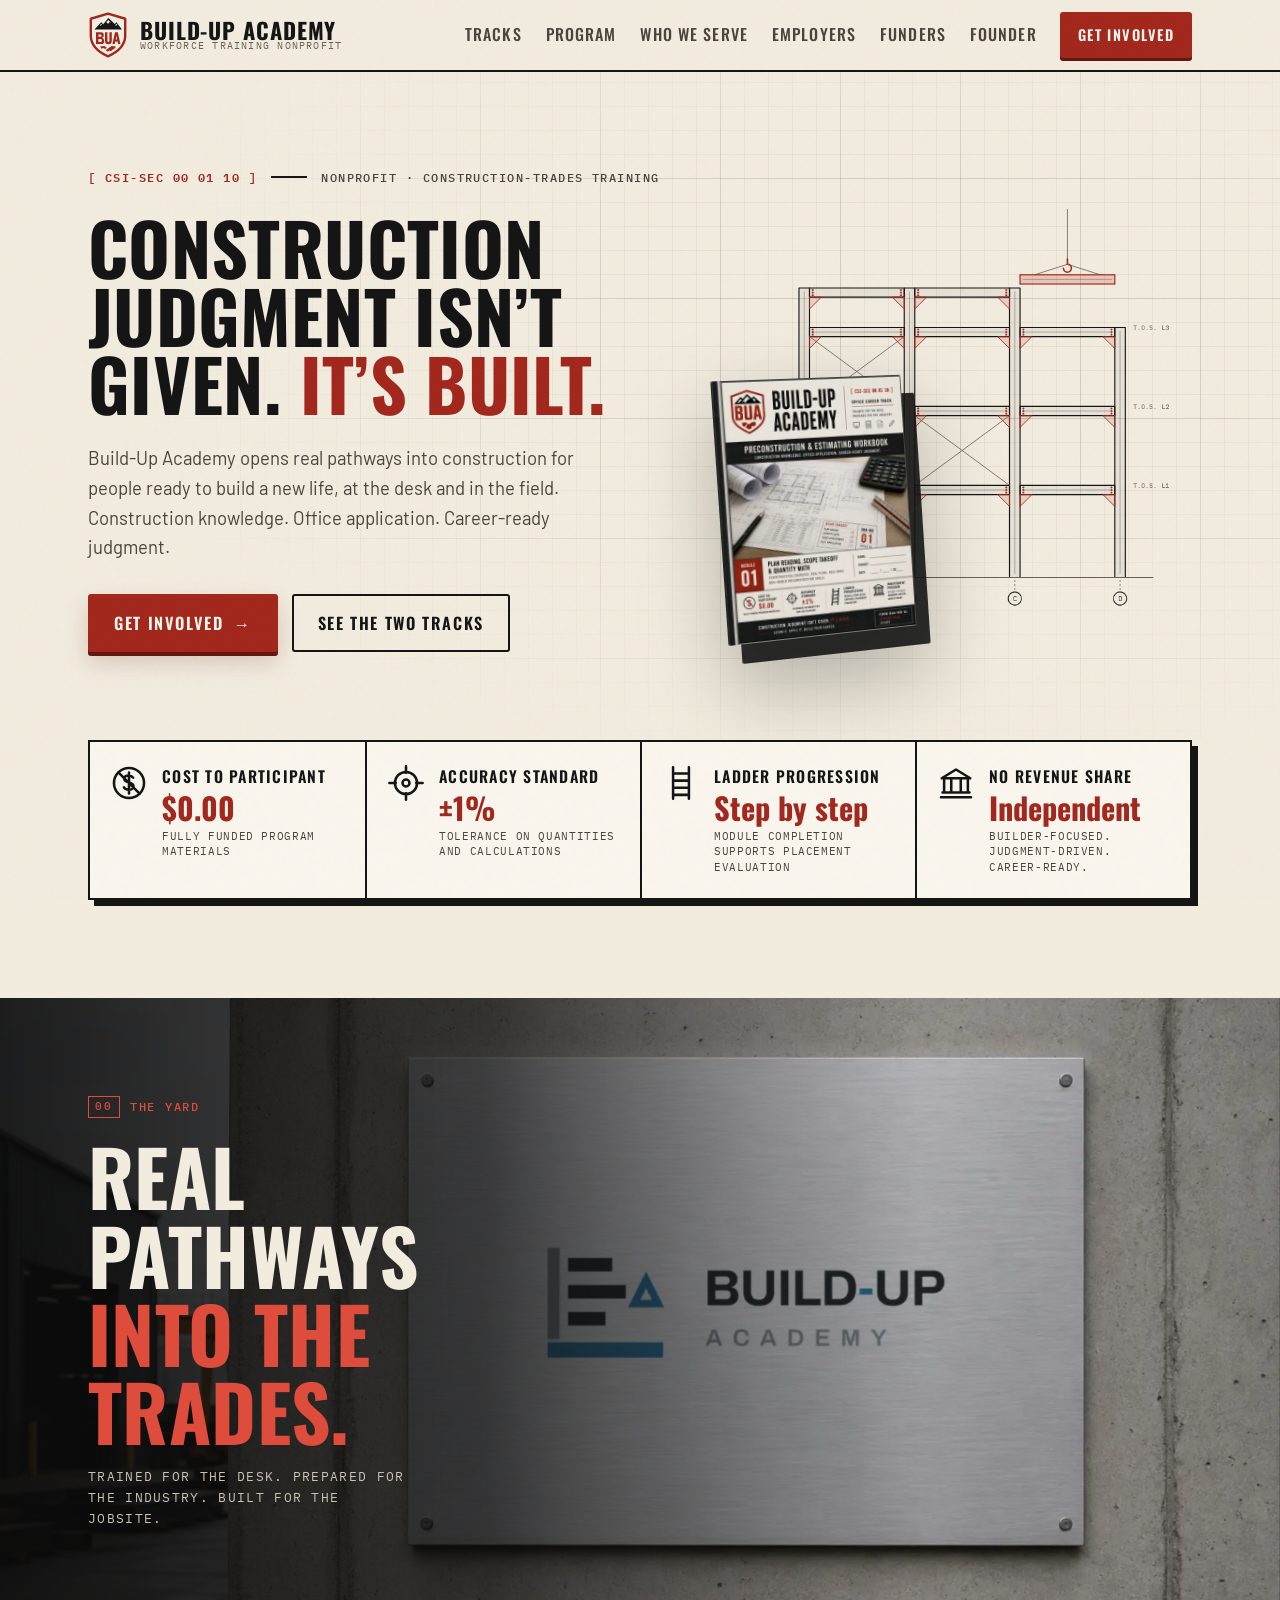
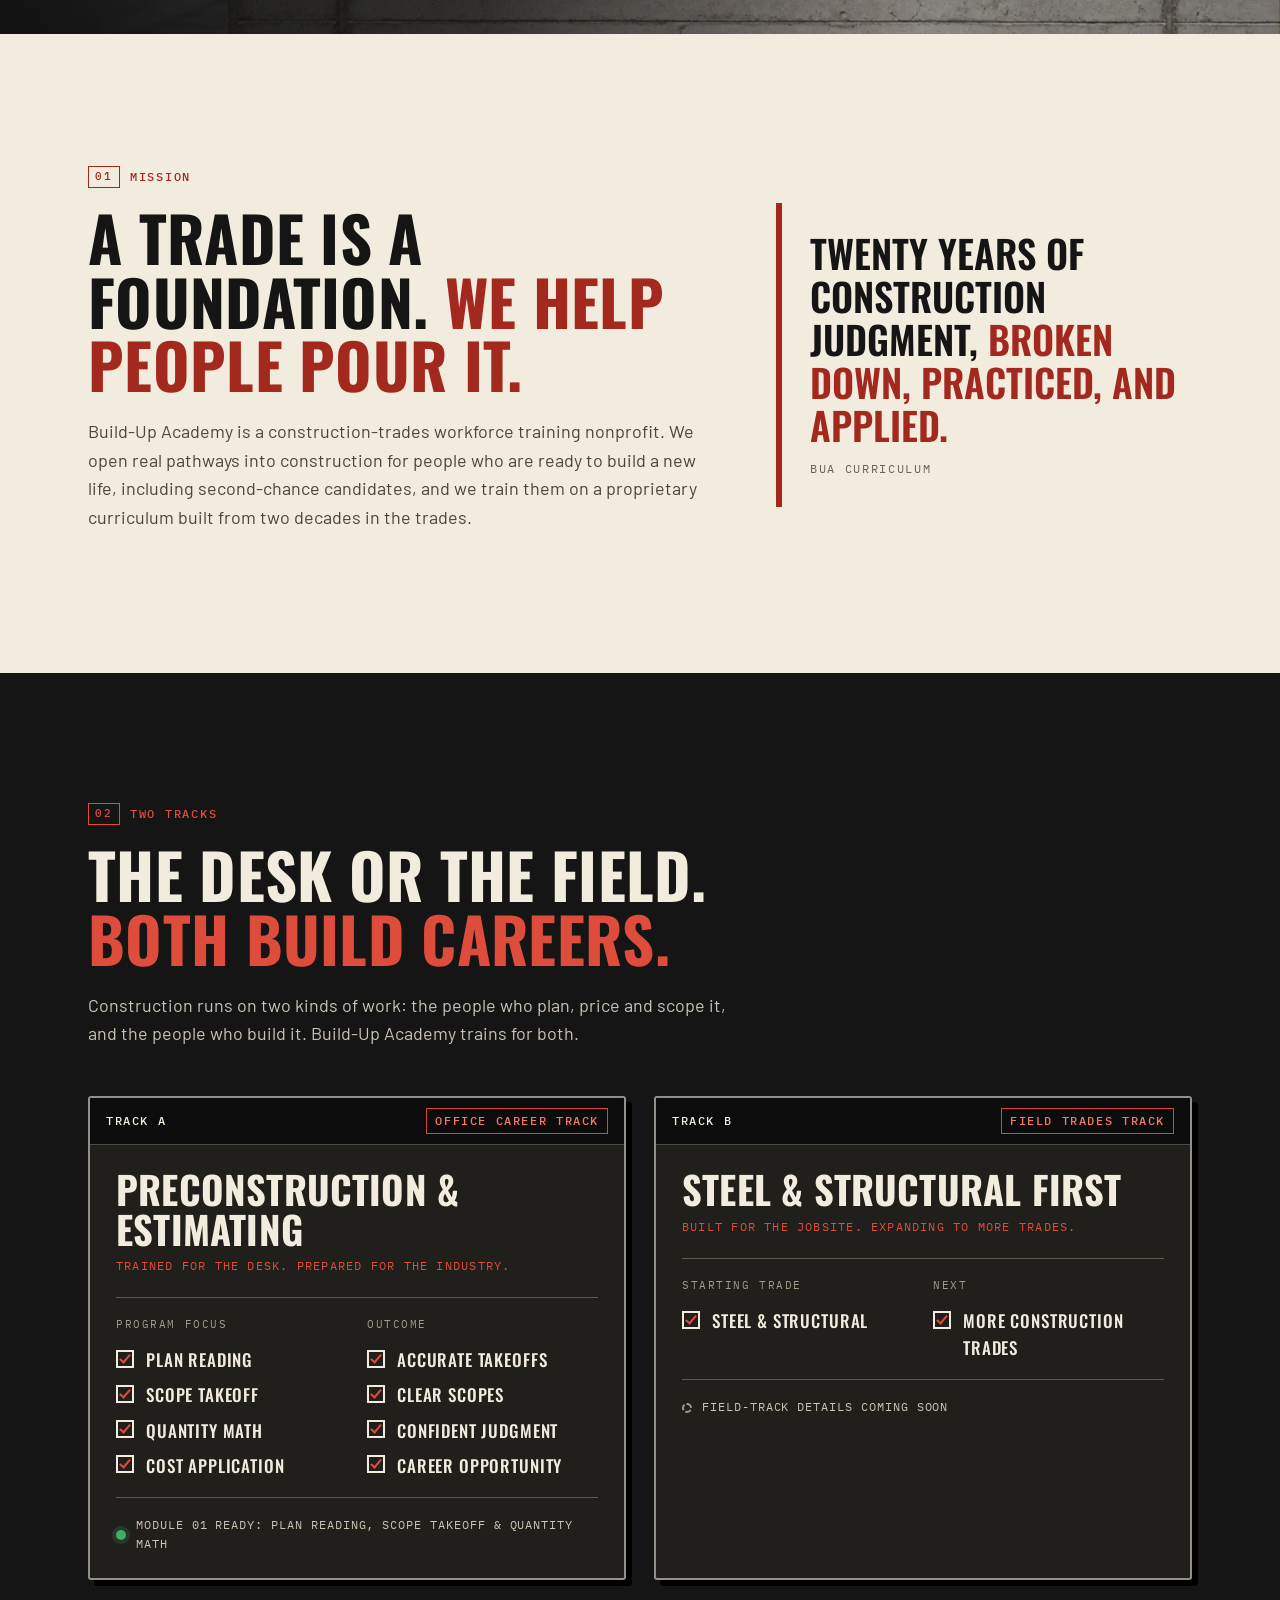
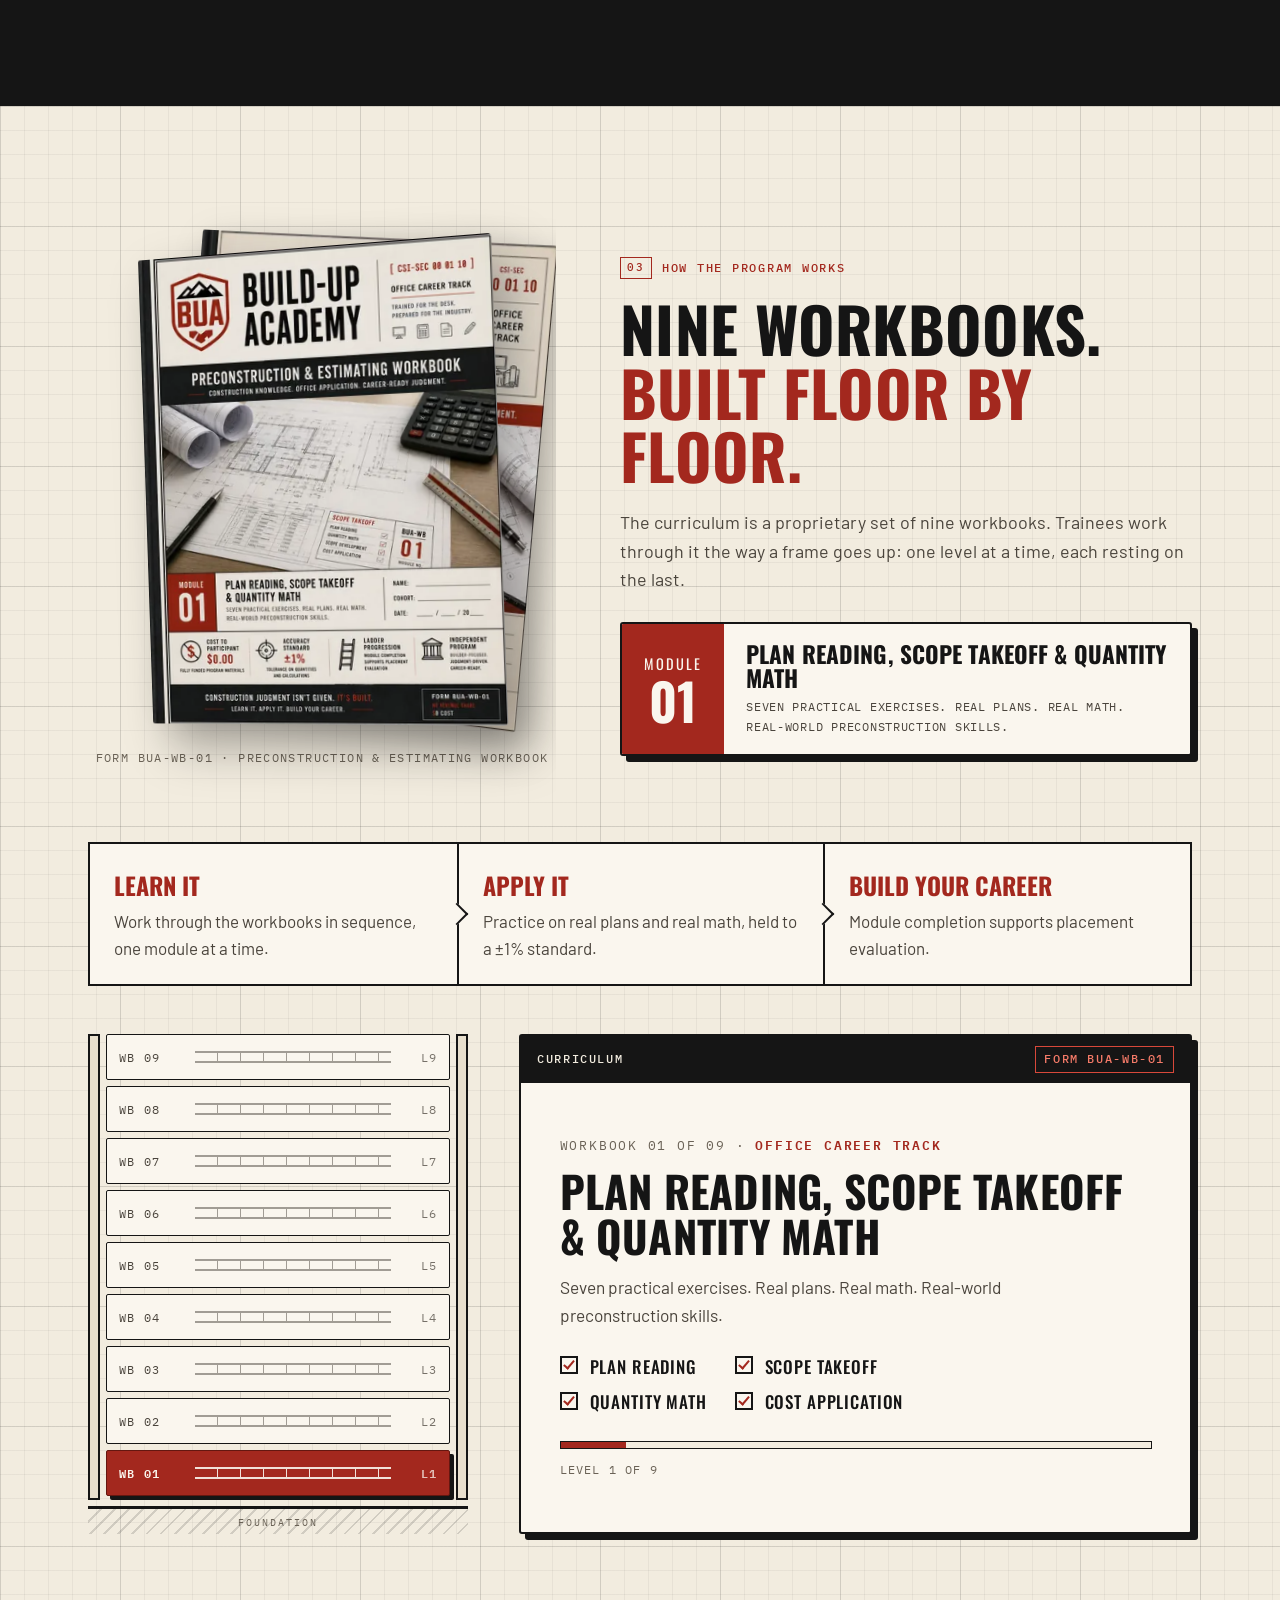
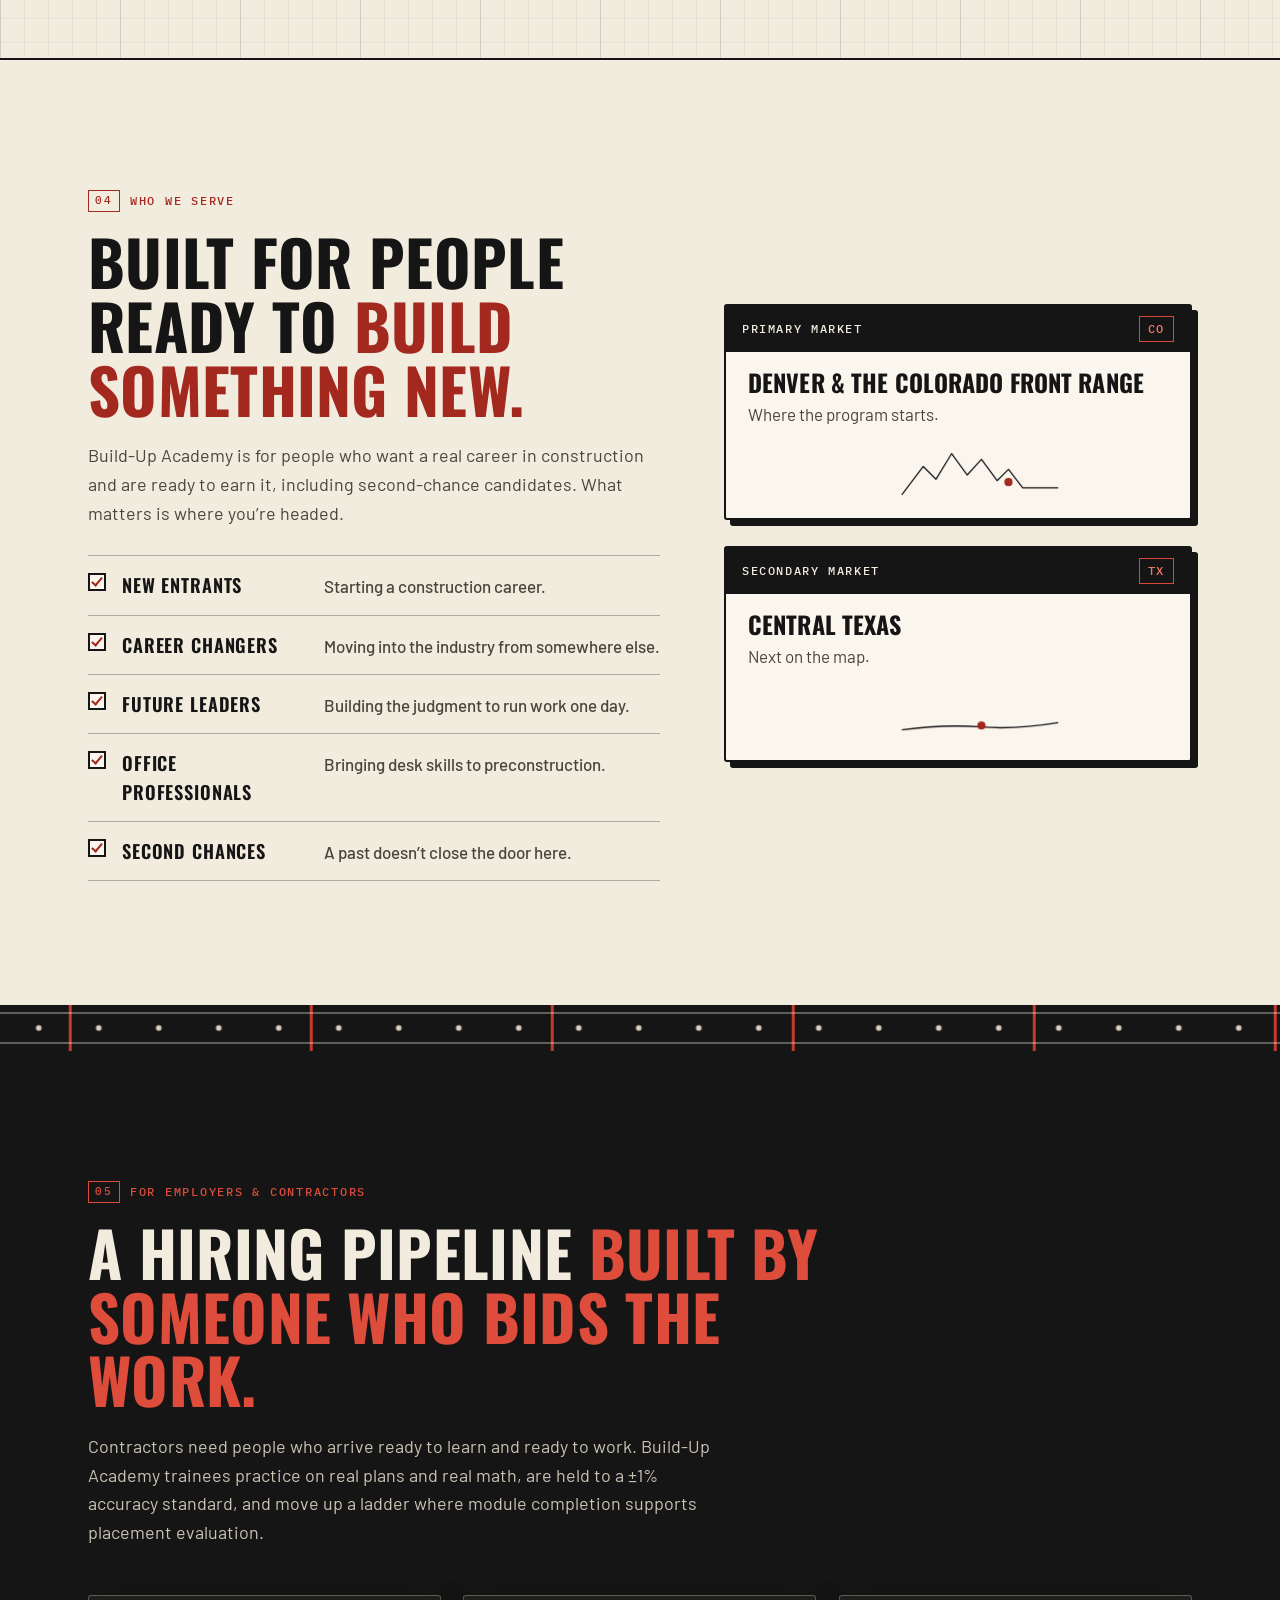
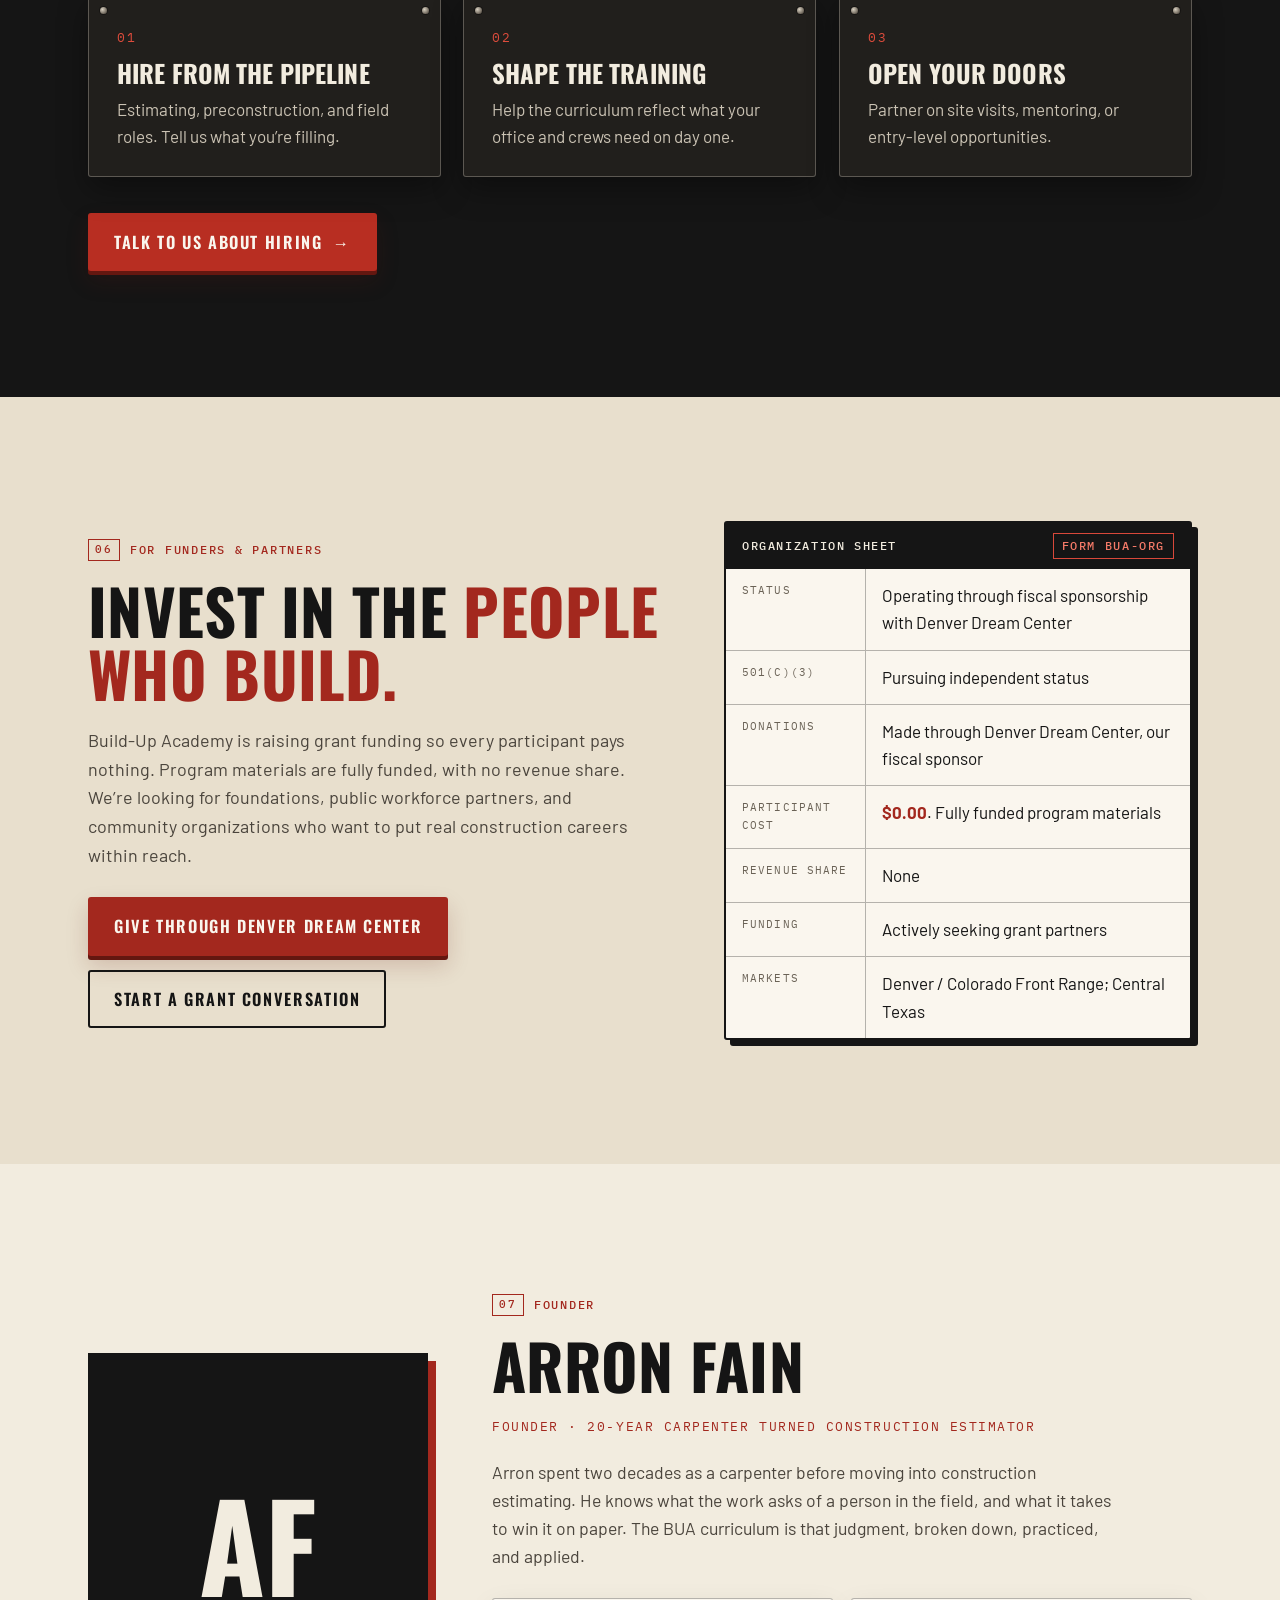
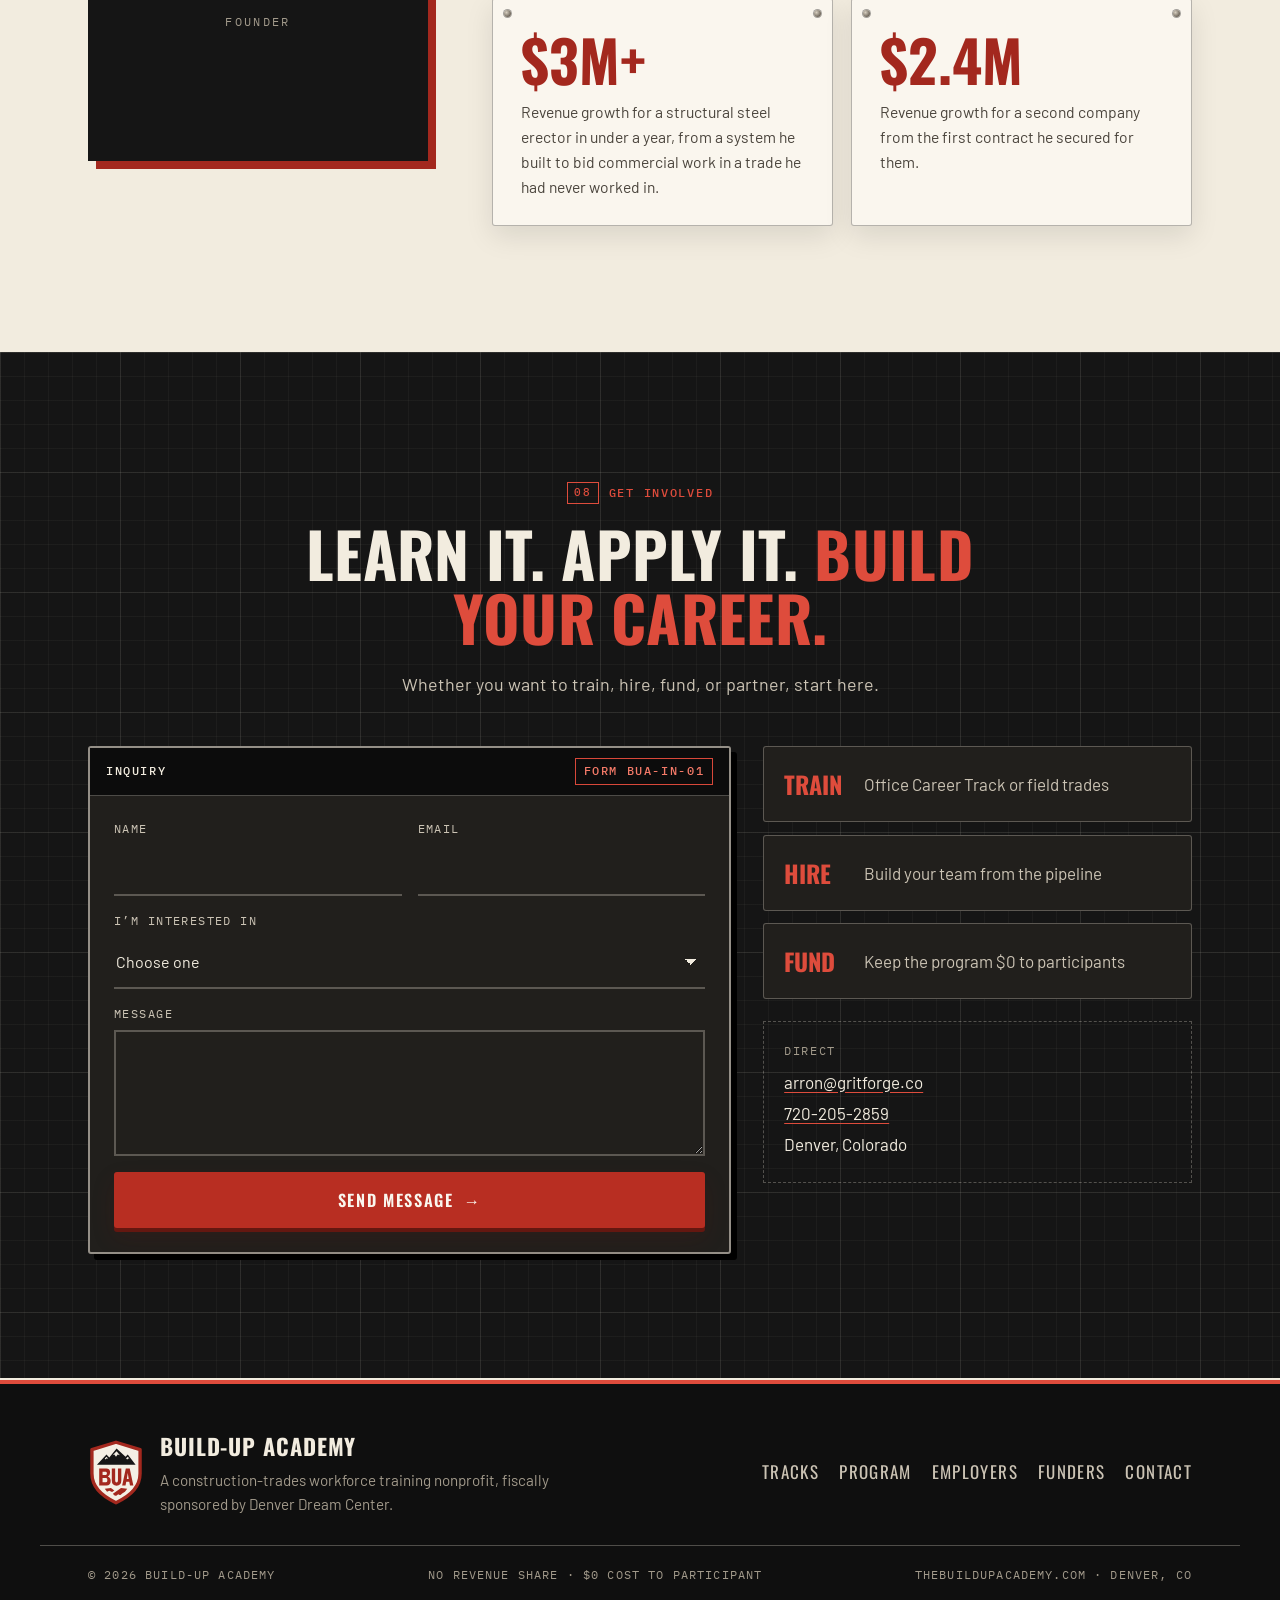
<file: index.html>
<!DOCTYPE html>
<html lang="en">
<head>
<meta charset="UTF-8">
<meta name="viewport" content="width=device-width, initial-scale=1">
<title>Build-Up Academy | Construction-Trades Workforce Training Nonprofit, Denver CO</title>
<meta name="description" content="Build-Up Academy is a construction-trades workforce training nonprofit. Two tracks: the Office Career Track in preconstruction and estimating, and a steel-first field trades track. $0 cost to participants.">
<link rel="canonical" href="https://thebuildupacademy.com/">
<meta name="theme-color" content="#f2ecdf">
<meta property="og:type" content="website">
<meta property="og:site_name" content="Build-Up Academy">
<meta property="og:title" content="Build-Up Academy | Construction judgment isn’t given. It’s built.">
<meta property="og:description" content="A construction-trades workforce training nonprofit. Office Career Track and steel-first field trades. $0 cost to participants.">
<meta property="og:url" content="https://thebuildupacademy.com/">
<meta property="og:image" content="https://thebuildupacademy.com/og-image.jpg">
<meta name="twitter:card" content="summary_large_image">
<meta name="twitter:title" content="Build-Up Academy | Construction judgment isn’t given. It’s built.">
<meta name="twitter:description" content="A construction-trades workforce training nonprofit. $0 cost to participants.">
<meta name="twitter:image" content="https://thebuildupacademy.com/og-image.jpg">
<link rel="icon" href="favicon.svg" type="image/svg+xml">
<link rel="preconnect" href="https://fonts.googleapis.com">
<link rel="preconnect" href="https://fonts.gstatic.com" crossorigin>
<link href="https://fonts.googleapis.com/css2?family=Oswald:wght@500;600;700&family=Barlow:ital,wght@0,400;0,500;0,600;1,400&family=IBM+Plex+Mono:wght@400;500;600&display=swap" rel="stylesheet">
<link rel="stylesheet" href="style.css">
<link rel="preload" as="image" href="assets/workbook-cover-a-sm.webp" type="image/webp">
<script>document.documentElement.classList.add('js');</script>
<script src="main.js" defer></script>
<script type="application/ld+json">
{
  "@context": "https://schema.org",
  "@type": "EducationalOrganization",
  "name": "Build-Up Academy",
  "alternateName": "BUA",
  "url": "https://thebuildupacademy.com/",
  "logo": "https://thebuildupacademy.com/assets/brand/bua-shield.svg",
  "description": "Construction-trades workforce training nonprofit. Fiscally sponsored by Denver Dream Center.",
  "areaServed": ["Denver, CO", "Colorado Front Range", "Central Texas"],
  "founder": { "@type": "Person", "name": "Arron Fain" },
  "email": "arron@gritforge.co",
  "telephone": "+1-720-205-2859"
}
</script>
</head>
<body>
<a class="skip-link" href="#main">Skip to content</a>

<header class="site-header" id="top">
  <div class="wrap header-inner">
    <a class="brand" href="#top" aria-label="Build-Up Academy, back to top">
      <img class="brand-mark" src="assets/brand/bua-shield.svg" alt="" width="40" height="46">
      <span class="brand-text"><span class="brand-name">Build-Up Academy</span><span class="brand-sub">Workforce training nonprofit</span></span>
    </a>
    <button class="nav-toggle" aria-expanded="false" aria-controls="site-nav"><span class="sr-only">Menu</span><span class="bars" aria-hidden="true"></span></button>
    <nav class="site-nav" id="site-nav" aria-label="Primary">
      <ul>
        <li><a href="#tracks">Tracks</a></li>
        <li><a href="#program">Program</a></li>
        <li><a href="#who">Who We Serve</a></li>
        <li><a href="#employers">Employers</a></li>
        <li><a href="#funders">Funders</a></li>
        <li><a href="#founder">Founder</a></li>
        <li><a class="btn btn-primary btn-sm" href="#contact">Get Involved</a></li>
      </ul>
    </nav>
  </div>
</header>

<main id="main">

<!-- ═══ HERO ═════════════════════════════════════════════ -->
<section class="hero" aria-labelledby="hero-title">
  <div class="hero-layer layer-grid" data-depth="0.15" aria-hidden="true"></div>
  <div class="wrap hero-grid">
    <div class="hero-copy">
      <p class="form-id rise" style="--d:0"><span>[ CSI-SEC 00 01 10 ]</span><span class="form-id-sep" aria-hidden="true"></span><span>Nonprofit · Construction-trades training</span></p>
      <h1 id="hero-title" class="hero-title rise" style="--d:1">
        <span class="line">Construction</span>
        <span class="line">judgment isn’t</span>
        <span class="line">given. <em>It’s built.</em></span>
      </h1>
      <p class="lead rise" style="--d:2">Build-Up Academy opens real pathways into construction for people ready to build a new life, at the desk and in the field. Construction knowledge. Office application. Career-ready judgment.</p>
      <div class="hero-actions rise" style="--d:3">
        <a class="btn btn-primary" href="#contact">Get involved <span aria-hidden="true">→</span></a>
        <a class="btn btn-ghost" href="#tracks">See the two tracks</a>
      </div>
    </div>
    <div class="hero-visual">
      <div class="frame-wrap" data-depth="0.08">
        <div class="tilt-scene"><svg class="frame-svg" viewBox="0 -40 680 600" role="img" aria-labelledby="frameTitle" preserveAspectRatio="xMidYMid meet"><title id="frameTitle">Line drawing of a structural steel frame going up, with a beam being lifted into place</title><path class="draw s col" style="--i:0" pathLength="1" d="M82.0 80h16v440h-16Z"/><path class="draw s web" style="--i:0" pathLength="1" d="M90 86L90 514"/><path class="draw s col" style="--i:1" pathLength="1" d="M242.0 80h16v440h-16Z"/><path class="draw s web" style="--i:1" pathLength="1" d="M250 86L250 514"/><path class="draw s col" style="--i:2" pathLength="1" d="M402.0 80h16v440h-16Z"/><path class="draw s web" style="--i:2" pathLength="1" d="M410 86L410 514"/><path class="draw s col" style="--i:3" pathLength="1" d="M562.0 140h16v380h-16Z"/><path class="draw s web" style="--i:3" pathLength="1" d="M570 146L570 514"/><path class="draw s beam" style="--i:4" pathLength="1" d="M98.0 380h144v14h-144Z"/><path class="draw s web" style="--i:4" pathLength="1" d="M102.0 387.0L238.0 387.0"/><path class="draw s beam" style="--i:4.5" pathLength="1" d="M258.0 380h144v14h-144Z"/><path class="draw s web" style="--i:4.5" pathLength="1" d="M262.0 387.0L398.0 387.0"/><path class="draw s beam" style="--i:5.0" pathLength="1" d="M418.0 380h144v14h-144Z"/><path class="draw s web" style="--i:5.0" pathLength="1" d="M422.0 387.0L558.0 387.0"/><path class="draw s beam" style="--i:5.5" pathLength="1" d="M98.0 260h144v14h-144Z"/><path class="draw s web" style="--i:5.5" pathLength="1" d="M102.0 267.0L238.0 267.0"/><path class="draw s beam" style="--i:6.0" pathLength="1" d="M258.0 260h144v14h-144Z"/><path class="draw s web" style="--i:6.0" pathLength="1" d="M262.0 267.0L398.0 267.0"/><path class="draw s beam" style="--i:6.5" pathLength="1" d="M418.0 260h144v14h-144Z"/><path class="draw s web" style="--i:6.5" pathLength="1" d="M422.0 267.0L558.0 267.0"/><path class="draw s beam" style="--i:7.0" pathLength="1" d="M98.0 140h144v14h-144Z"/><path class="draw s web" style="--i:7.0" pathLength="1" d="M102.0 147.0L238.0 147.0"/><path class="draw s beam" style="--i:7.5" pathLength="1" d="M258.0 140h144v14h-144Z"/><path class="draw s web" style="--i:7.5" pathLength="1" d="M262.0 147.0L398.0 147.0"/><path class="draw s beam" style="--i:8.0" pathLength="1" d="M418.0 140h144v14h-144Z"/><path class="draw s web" style="--i:8.0" pathLength="1" d="M422.0 147.0L558.0 147.0"/><path class="draw s beam" style="--i:8.5" pathLength="1" d="M98.0 80h144v14h-144Z"/><path class="draw s beam" style="--i:9.0" pathLength="1" d="M258.0 80h144v14h-144Z"/><path class="draw s brace" style="--i:9.5" pathLength="1" d="M258 274L402 380"/><path class="draw s brace" style="--i:9.5" pathLength="1" d="M402 274L258 380"/><path class="draw s brace" style="--i:10.5" pathLength="1" d="M98 154L242 260"/><path class="draw s brace" style="--i:10.5" pathLength="1" d="M242 154L98 260"/><path class="draw g" style="--i:11.5" pathLength="1" d="M98.0 394l18 0l-18 18Z"/><path class="draw g" style="--i:11.5" pathLength="1" d="M98.0 274l18 0l-18 18Z"/><path class="draw g" style="--i:11.5" pathLength="1" d="M98.0 154l18 0l-18 18Z"/><path class="draw g" style="--i:11.5" pathLength="1" d="M98.0 94l18 0l-18 18Z"/><path class="draw g" style="--i:11.5" pathLength="1" d="M242.0 394l-18 0l18 18Z"/><path class="draw g" style="--i:11.5" pathLength="1" d="M258.0 394l18 0l-18 18Z"/><path class="draw g" style="--i:11.5" pathLength="1" d="M242.0 274l-18 0l18 18Z"/><path class="draw g" style="--i:11.5" pathLength="1" d="M258.0 274l18 0l-18 18Z"/><path class="draw g" style="--i:11.5" pathLength="1" d="M242.0 154l-18 0l18 18Z"/><path class="draw g" style="--i:11.5" pathLength="1" d="M258.0 154l18 0l-18 18Z"/><path class="draw g" style="--i:11.5" pathLength="1" d="M242.0 94l-18 0l18 18Z"/><path class="draw g" style="--i:11.5" pathLength="1" d="M258.0 94l18 0l-18 18Z"/><path class="draw g" style="--i:11.5" pathLength="1" d="M402.0 394l-18 0l18 18Z"/><path class="draw g" style="--i:11.5" pathLength="1" d="M418.0 394l18 0l-18 18Z"/><path class="draw g" style="--i:11.5" pathLength="1" d="M402.0 274l-18 0l18 18Z"/><path class="draw g" style="--i:11.5" pathLength="1" d="M418.0 274l18 0l-18 18Z"/><path class="draw g" style="--i:11.5" pathLength="1" d="M402.0 154l-18 0l18 18Z"/><path class="draw g" style="--i:11.5" pathLength="1" d="M418.0 154l18 0l-18 18Z"/><path class="draw g" style="--i:11.5" pathLength="1" d="M402.0 94l-18 0l18 18Z"/><path class="draw g" style="--i:11.5" pathLength="1" d="M562.0 394l-18 0l18 18Z"/><path class="draw g" style="--i:11.5" pathLength="1" d="M562.0 274l-18 0l18 18Z"/><path class="draw g" style="--i:11.5" pathLength="1" d="M562.0 154l-18 0l18 18Z"/><path class="draw s ground" style="--i:0" pathLength="1" d="M20 520H620"/><g class="rivets"><circle class="rivet" cx="103.0" cy="383" r="1.6"/><circle class="rivet" cx="103.0" cy="387" r="1.6"/><circle class="rivet" cx="103.0" cy="391" r="1.6"/><circle class="rivet" cx="103.0" cy="263" r="1.6"/><circle class="rivet" cx="103.0" cy="267" r="1.6"/><circle class="rivet" cx="103.0" cy="271" r="1.6"/><circle class="rivet" cx="103.0" cy="143" r="1.6"/><circle class="rivet" cx="103.0" cy="147" r="1.6"/><circle class="rivet" cx="103.0" cy="151" r="1.6"/><circle class="rivet" cx="103.0" cy="83" r="1.6"/><circle class="rivet" cx="103.0" cy="87" r="1.6"/><circle class="rivet" cx="103.0" cy="91" r="1.6"/><circle class="rivet" cx="237.0" cy="383" r="1.6"/><circle class="rivet" cx="237.0" cy="387" r="1.6"/><circle class="rivet" cx="237.0" cy="391" r="1.6"/><circle class="rivet" cx="263.0" cy="383" r="1.6"/><circle class="rivet" cx="263.0" cy="387" r="1.6"/><circle class="rivet" cx="263.0" cy="391" r="1.6"/><circle class="rivet" cx="237.0" cy="263" r="1.6"/><circle class="rivet" cx="237.0" cy="267" r="1.6"/><circle class="rivet" cx="237.0" cy="271" r="1.6"/><circle class="rivet" cx="263.0" cy="263" r="1.6"/><circle class="rivet" cx="263.0" cy="267" r="1.6"/><circle class="rivet" cx="263.0" cy="271" r="1.6"/><circle class="rivet" cx="237.0" cy="143" r="1.6"/><circle class="rivet" cx="237.0" cy="147" r="1.6"/><circle class="rivet" cx="237.0" cy="151" r="1.6"/><circle class="rivet" cx="263.0" cy="143" r="1.6"/><circle class="rivet" cx="263.0" cy="147" r="1.6"/><circle class="rivet" cx="263.0" cy="151" r="1.6"/><circle class="rivet" cx="237.0" cy="83" r="1.6"/><circle class="rivet" cx="237.0" cy="87" r="1.6"/><circle class="rivet" cx="237.0" cy="91" r="1.6"/><circle class="rivet" cx="263.0" cy="83" r="1.6"/><circle class="rivet" cx="263.0" cy="87" r="1.6"/><circle class="rivet" cx="263.0" cy="91" r="1.6"/><circle class="rivet" cx="397.0" cy="383" r="1.6"/><circle class="rivet" cx="397.0" cy="387" r="1.6"/><circle class="rivet" cx="397.0" cy="391" r="1.6"/><circle class="rivet" cx="423.0" cy="383" r="1.6"/><circle class="rivet" cx="423.0" cy="387" r="1.6"/><circle class="rivet" cx="423.0" cy="391" r="1.6"/><circle class="rivet" cx="397.0" cy="263" r="1.6"/><circle class="rivet" cx="397.0" cy="267" r="1.6"/><circle class="rivet" cx="397.0" cy="271" r="1.6"/><circle class="rivet" cx="423.0" cy="263" r="1.6"/><circle class="rivet" cx="423.0" cy="267" r="1.6"/><circle class="rivet" cx="423.0" cy="271" r="1.6"/><circle class="rivet" cx="397.0" cy="143" r="1.6"/><circle class="rivet" cx="397.0" cy="147" r="1.6"/><circle class="rivet" cx="397.0" cy="151" r="1.6"/><circle class="rivet" cx="423.0" cy="143" r="1.6"/><circle class="rivet" cx="423.0" cy="147" r="1.6"/><circle class="rivet" cx="423.0" cy="151" r="1.6"/><circle class="rivet" cx="397.0" cy="83" r="1.6"/><circle class="rivet" cx="397.0" cy="87" r="1.6"/><circle class="rivet" cx="397.0" cy="91" r="1.6"/><circle class="rivet" cx="557.0" cy="383" r="1.6"/><circle class="rivet" cx="557.0" cy="387" r="1.6"/><circle class="rivet" cx="557.0" cy="391" r="1.6"/><circle class="rivet" cx="557.0" cy="263" r="1.6"/><circle class="rivet" cx="557.0" cy="267" r="1.6"/><circle class="rivet" cx="557.0" cy="271" r="1.6"/><circle class="rivet" cx="557.0" cy="143" r="1.6"/><circle class="rivet" cx="557.0" cy="147" r="1.6"/><circle class="rivet" cx="557.0" cy="151" r="1.6"/></g><g class="grid-anno"><line class="gridline" x1="90" y1="524" x2="90" y2="542"/><circle class="bubble" cx="90" cy="552" r="10"/><text class="bubble-t" x="90" y="556">A</text><line class="gridline" x1="250" y1="524" x2="250" y2="542"/><circle class="bubble" cx="250" cy="552" r="10"/><text class="bubble-t" x="250" y="556">B</text><line class="gridline" x1="410" y1="524" x2="410" y2="542"/><circle class="bubble" cx="410" cy="552" r="10"/><text class="bubble-t" x="410" y="556">C</text><line class="gridline" x1="570" y1="524" x2="570" y2="542"/><circle class="bubble" cx="570" cy="552" r="10"/><text class="bubble-t" x="570" y="556">D</text><text class="ann" x="590" y="144">T.O.S. L3</text><text class="ann" x="590" y="264">T.O.S. L2</text><text class="ann" x="590" y="384">T.O.S. L1</text></g><g class="lift"><line class="cable" x1="490" y1="-40" x2="490" y2="36"/><path class="hook" d="M490 36v8a6 6 0 1 1-6 6"/><line class="cable" x1="490" y1="44" x2="440" y2="60"/><line class="cable" x1="490" y1="44" x2="540" y2="60"/><g class="lift-beam"><rect x="418" y="60" width="144" height="14"/><line x1="422" y1="67" x2="558" y2="67"/></g></g></svg></div>
      </div>
      <figure class="hero-cover" data-depth="-0.12">
        <picture>
          <source srcset="assets/workbook-cover-a-sm.webp 420w, assets/workbook-cover-a.webp 760w" sizes="(max-width: 960px) 44vw, 260px" type="image/webp">
          <img src="assets/workbook-cover-a-sm.jpg" width="420" height="550" alt="Cover of the Build-Up Academy Preconstruction and Estimating Workbook, Module 01" fetchpriority="high">
        </picture>
      </figure>
    </div>
  </div>
</section>

<!-- ═══ FEATURE STRIP (form row, as on the workbook covers) ═══ -->
<section class="features-wrap" aria-label="Program standards">
  <div class="wrap">
    <ul class="features reveal">
      <li>
        <svg viewBox="0 0 24 24" aria-hidden="true"><circle cx="12" cy="12" r="9.5"/><path d="M14.6 8.6c-.6-.9-1.6-1.4-2.8-1.4-1.6 0-2.8.8-2.8 2.1 0 3 5.9 1.7 5.9 4.7 0 1.4-1.3 2.3-3 2.3-1.3 0-2.5-.5-3.1-1.5M12 5.4v13.2M5.3 5.3l13.4 13.4"/></svg>
        <div><p class="f-k">Cost to participant</p><p class="f-v">$0.00</p><p class="f-s">Fully funded program materials</p></div>
      </li>
      <li>
        <svg viewBox="0 0 24 24" aria-hidden="true"><circle cx="12" cy="12" r="7"/><circle cx="12" cy="12" r="2.2"/><path d="M12 1.5v4M12 18.5v4M1.5 12h4M18.5 12h4"/></svg>
        <div><p class="f-k">Accuracy standard</p><p class="f-v">±1%</p><p class="f-s">Tolerance on quantities and calculations</p></div>
      </li>
      <li>
        <svg viewBox="0 0 24 24" aria-hidden="true"><path d="M7 2v20M17 2v20M7 6h10M7 10.5h10M7 15h10M7 19.5h10"/></svg>
        <div><p class="f-k">Ladder progression</p><p class="f-v">Step by step</p><p class="f-s">Module completion supports placement evaluation</p></div>
      </li>
      <li>
        <svg viewBox="0 0 24 24" aria-hidden="true"><path d="M3 9l9-5.5L21 9zM4.5 9v9M9 9v9M15 9v9M19.5 9v9M2.5 21h19M3.5 18h17"/></svg>
        <div><p class="f-k">No revenue share</p><p class="f-v">Independent</p><p class="f-s">Builder-focused. Judgment-driven. Career-ready.</p></div>
      </li>
    </ul>
  </div>
</section>

<!-- ═══ THE YARD (plaque photo, parallax band) ═══════════ -->
<section class="yard dark" aria-labelledby="yard-title">
  <div class="yard-media" data-parallax="0.18" aria-hidden="true">
    <picture>
      <source srcset="assets/plaque-yard-sm.webp 800w, assets/plaque-yard.webp 1536w" sizes="100vw" type="image/webp">
      <img src="assets/plaque-yard.jpg" width="1536" height="1024" alt="" loading="lazy">
    </picture>
  </div>
  <div class="wrap yard-inner">
    <p class="eyebrow reveal"><span class="tag-no">00</span> The yard</p>
    <h2 id="yard-title" class="yard-title reveal" style="--d:1">Real pathways <span class="hl">into the trades.</span></h2>
    <p class="yard-sub reveal" style="--d:2">Trained for the desk. Prepared for the industry. Built for the jobsite.</p>
  </div>
</section>

<!-- ═══ MISSION ══════════════════════════════════════════ -->
<section class="section" id="mission" aria-labelledby="mission-title">
  <div class="wrap mission-grid">
    <div class="section-head reveal">
      <p class="eyebrow"><span class="tag-no">01</span> Mission</p>
      <h2 id="mission-title" class="section-title">A trade is a foundation. <span class="hl">We help people pour it.</span></h2>
      <p class="section-lead">Build-Up Academy is a construction-trades workforce training nonprofit. We open real pathways into construction for people who are ready to build a new life, including second-chance candidates, and we train them on a proprietary curriculum built from two decades in the trades.</p>
    </div>
    <blockquote class="pull reveal" style="--d:1">
      <p>Twenty years of construction judgment, <span class="hl">broken down, practiced, and applied.</span></p>
      <footer>BUA curriculum</footer>
    </blockquote>
  </div>
</section>

<!-- ═══ TRACKS ═══════════════════════════════════════════ -->
<section class="section dark" id="tracks" aria-labelledby="tracks-title">
  <div class="wrap">
    <div class="section-head reveal">
      <p class="eyebrow"><span class="tag-no">02</span> Two tracks</p>
      <h2 id="tracks-title" class="section-title">The desk or the field. <span class="hl">Both build careers.</span></h2>
      <p class="section-lead">Construction runs on two kinds of work: the people who plan, price and scope it, and the people who build it. Build-Up Academy trains for both.</p>
    </div>
    <div class="tracks">
      <article class="track form-card tilt reveal" style="--d:0" aria-labelledby="track-office">
        <div class="form-card-head"><span>Track A</span><span class="badge">Office Career Track</span></div>
        <h3 id="track-office">Preconstruction &amp; Estimating</h3>
        <p class="track-tag">Trained for the desk. Prepared for the industry.</p>
        <div class="track-cols">
          <div>
            <p class="col-k">Program focus</p>
            <ul class="boxes">
              <li>Plan reading</li><li>Scope takeoff</li><li>Quantity math</li><li>Cost application</li>
            </ul>
          </div>
          <div>
            <p class="col-k">Outcome</p>
            <ul class="boxes">
              <li>Accurate takeoffs</li><li>Clear scopes</li><li>Confident judgment</li><li>Career opportunity</li>
            </ul>
          </div>
        </div>
        <p class="track-status"><span class="status-dot" aria-hidden="true"></span>Module 01 ready: Plan Reading, Scope Takeoff &amp; Quantity Math</p>
      </article>
      <article class="track form-card tilt reveal" style="--d:1" aria-labelledby="track-field">
        <div class="form-card-head"><span>Track B</span><span class="badge">Field Trades Track</span></div>
        <h3 id="track-field">Steel &amp; Structural First</h3>
        <p class="track-tag">Built for the jobsite. Expanding to more trades.</p>
        <div class="track-cols">
          <div>
            <p class="col-k">Starting trade</p>
            <ul class="boxes"><li>Steel &amp; structural</li></ul>
          </div>
          <div>
            <p class="col-k">Next</p>
            <!-- TODO(Arron): name the next field trades and list the field-track focus areas and outcomes. -->
            <ul class="boxes"><li>More construction trades</li></ul>
          </div>
        </div>
        <p class="track-status is-todo"><span class="status-dot" aria-hidden="true"></span>Field-track details coming soon</p>
      </article>
    </div>
  </div>
</section>

<!-- ═══ PROGRAM ══════════════════════════════════════════ -->
<section class="section section-grid" id="program" aria-labelledby="program-title">
  <div class="wrap">
    <div class="program-top">
      <div class="book-stage reveal" data-books>
        <div class="book-stack">
          <figure class="book book-b">
            <picture>
              <source srcset="assets/workbook-cover-b-sm.webp 420w, assets/workbook-cover-b.webp 760w" sizes="(max-width: 620px) 60vw, 340px" type="image/webp">
              <img src="assets/workbook-cover-b-sm.jpg" width="420" height="548" loading="lazy" alt="Workbook cover, version B: Build-Up Academy Preconstruction and Estimating Workbook. Program focus, outcome, and who it is built for, with $0 cost to participant.">
            </picture>
          </figure>
          <figure class="book book-a">
            <picture>
              <source srcset="assets/workbook-cover-a-sm.webp 420w, assets/workbook-cover-a.webp 760w" sizes="(max-width: 620px) 60vw, 340px" type="image/webp">
              <img src="assets/workbook-cover-a-sm.jpg" width="420" height="550" loading="lazy" alt="Workbook cover, version A: Build-Up Academy Preconstruction and Estimating Workbook, Module 01, Plan Reading, Scope Takeoff and Quantity Math.">
            </picture>
          </figure>
        </div>
        <p class="book-caption">FORM BUA-WB-01 · Preconstruction &amp; Estimating Workbook</p>
      </div>
      <div class="section-head reveal" style="--d:1">
        <p class="eyebrow"><span class="tag-no">03</span> How the program works</p>
        <h2 id="program-title" class="section-title">Nine workbooks. <span class="hl">Built floor by floor.</span></h2>
        <p class="section-lead">The curriculum is a proprietary set of nine workbooks. Trainees work through it the way a frame goes up: one level at a time, each resting on the last.</p>
        <div class="module-card form-card">
          <div class="module-no"><span>Module</span><strong>01</strong></div>
          <div>
            <h3>Plan Reading, Scope Takeoff &amp; Quantity Math</h3>
            <p>Seven practical exercises. Real plans. Real math. Real-world preconstruction skills.</p>
          </div>
        </div>
      </div>
    </div>

    <!-- TODO(Arron): confirm the program flow below (format, length, schedule, and how trainees connect to employers). -->
    <ol class="steps reveal">
      <li><span class="step-no">Learn it</span><p>Work through the workbooks in sequence, one module at a time.</p></li>
      <li><span class="step-no">Apply it</span><p>Practice on real plans and real math, held to a ±1% standard.</p></li>
      <li><span class="step-no">Build your career</span><p>Module completion supports placement evaluation.</p></li>
    </ol>

    <div class="explorer reveal" data-explorer>
      <div class="tower" role="tablist" aria-label="Curriculum workbooks" aria-orientation="vertical">
        <div class="tower-base" aria-hidden="true"><span>Foundation</span></div>
        <button class="floor" role="tab" id="wb-tab-1" aria-controls="wb-panel-1" aria-selected="true" tabindex="0"><span class="floor-no">WB 01</span><span class="floor-beam" aria-hidden="true"></span><span class="floor-lv">L1</span></button>
        <button class="floor" role="tab" id="wb-tab-2" aria-controls="wb-panel-2" aria-selected="false" tabindex="-1"><span class="floor-no">WB 02</span><span class="floor-beam" aria-hidden="true"></span><span class="floor-lv">L2</span></button>
        <button class="floor" role="tab" id="wb-tab-3" aria-controls="wb-panel-3" aria-selected="false" tabindex="-1"><span class="floor-no">WB 03</span><span class="floor-beam" aria-hidden="true"></span><span class="floor-lv">L3</span></button>
        <button class="floor" role="tab" id="wb-tab-4" aria-controls="wb-panel-4" aria-selected="false" tabindex="-1"><span class="floor-no">WB 04</span><span class="floor-beam" aria-hidden="true"></span><span class="floor-lv">L4</span></button>
        <button class="floor" role="tab" id="wb-tab-5" aria-controls="wb-panel-5" aria-selected="false" tabindex="-1"><span class="floor-no">WB 05</span><span class="floor-beam" aria-hidden="true"></span><span class="floor-lv">L5</span></button>
        <button class="floor" role="tab" id="wb-tab-6" aria-controls="wb-panel-6" aria-selected="false" tabindex="-1"><span class="floor-no">WB 06</span><span class="floor-beam" aria-hidden="true"></span><span class="floor-lv">L6</span></button>
        <button class="floor" role="tab" id="wb-tab-7" aria-controls="wb-panel-7" aria-selected="false" tabindex="-1"><span class="floor-no">WB 07</span><span class="floor-beam" aria-hidden="true"></span><span class="floor-lv">L7</span></button>
        <button class="floor" role="tab" id="wb-tab-8" aria-controls="wb-panel-8" aria-selected="false" tabindex="-1"><span class="floor-no">WB 08</span><span class="floor-beam" aria-hidden="true"></span><span class="floor-lv">L8</span></button>
        <button class="floor" role="tab" id="wb-tab-9" aria-controls="wb-panel-9" aria-selected="false" tabindex="-1"><span class="floor-no">WB 09</span><span class="floor-beam" aria-hidden="true"></span><span class="floor-lv">L9</span></button>
      </div>
      <div class="explorer-panels">
        <div class="wb-panel form-card" role="tabpanel" id="wb-panel-1" aria-labelledby="wb-tab-1" tabindex="0">
          <div class="form-card-head"><span>Curriculum</span><span class="badge">FORM BUA-WB-01</span></div>
          <div class="wb-body">
          <p class="wb-kicker">Workbook 01 <span>of 09</span> · <span class="wb-track">Office Career Track</span></p>
          <h3 class="wb-title">Plan Reading, Scope Takeoff &amp; Quantity Math</h3>
          <p>Seven practical exercises. Real plans. Real math. Real-world preconstruction skills.</p>
          <ul class="boxes boxes-inline"><li>Plan reading</li><li>Scope takeoff</li><li>Quantity math</li><li>Cost application</li></ul>
          <div class="wb-meter" aria-hidden="true"><span style="width:11.1%"></span></div>
          <p class="wb-meta">Level 1 of 9</p>
          </div>
        </div>
        <div class="wb-panel form-card" role="tabpanel" id="wb-panel-2" aria-labelledby="wb-tab-2" tabindex="0">
          <div class="form-card-head"><span>Curriculum</span><span class="badge">FORM BUA-WB-02</span></div>
          <div class="wb-body">
          <p class="wb-kicker">Workbook 02 <span>of 09</span></p>
          <!-- TODO(Arron): real title, track, and summary for Workbook 2. -->
          <h3 class="wb-title">Workbook 2 title <span class="todo-chip">to be announced</span></h3>
          <p>Summary coming soon. Each workbook builds on the one below it, so trainees always know what’s next.</p>
          <div class="wb-meter" aria-hidden="true"><span style="width:22.2%"></span></div>
          <p class="wb-meta">Level 2 of 9</p>
          </div>
        </div>
        <div class="wb-panel form-card" role="tabpanel" id="wb-panel-3" aria-labelledby="wb-tab-3" tabindex="0">
          <div class="form-card-head"><span>Curriculum</span><span class="badge">FORM BUA-WB-03</span></div>
          <div class="wb-body">
          <p class="wb-kicker">Workbook 03 <span>of 09</span></p>
          <!-- TODO(Arron): real title, track, and summary for Workbook 3. -->
          <h3 class="wb-title">Workbook 3 title <span class="todo-chip">to be announced</span></h3>
          <p>Summary coming soon. Each workbook builds on the one below it, so trainees always know what’s next.</p>
          <div class="wb-meter" aria-hidden="true"><span style="width:33.3%"></span></div>
          <p class="wb-meta">Level 3 of 9</p>
          </div>
        </div>
        <div class="wb-panel form-card" role="tabpanel" id="wb-panel-4" aria-labelledby="wb-tab-4" tabindex="0">
          <div class="form-card-head"><span>Curriculum</span><span class="badge">FORM BUA-WB-04</span></div>
          <div class="wb-body">
          <p class="wb-kicker">Workbook 04 <span>of 09</span></p>
          <!-- TODO(Arron): real title, track, and summary for Workbook 4. -->
          <h3 class="wb-title">Workbook 4 title <span class="todo-chip">to be announced</span></h3>
          <p>Summary coming soon. Each workbook builds on the one below it, so trainees always know what’s next.</p>
          <div class="wb-meter" aria-hidden="true"><span style="width:44.4%"></span></div>
          <p class="wb-meta">Level 4 of 9</p>
          </div>
        </div>
        <div class="wb-panel form-card" role="tabpanel" id="wb-panel-5" aria-labelledby="wb-tab-5" tabindex="0">
          <div class="form-card-head"><span>Curriculum</span><span class="badge">FORM BUA-WB-05</span></div>
          <div class="wb-body">
          <p class="wb-kicker">Workbook 05 <span>of 09</span></p>
          <!-- TODO(Arron): real title, track, and summary for Workbook 5. -->
          <h3 class="wb-title">Workbook 5 title <span class="todo-chip">to be announced</span></h3>
          <p>Summary coming soon. Each workbook builds on the one below it, so trainees always know what’s next.</p>
          <div class="wb-meter" aria-hidden="true"><span style="width:55.6%"></span></div>
          <p class="wb-meta">Level 5 of 9</p>
          </div>
        </div>
        <div class="wb-panel form-card" role="tabpanel" id="wb-panel-6" aria-labelledby="wb-tab-6" tabindex="0">
          <div class="form-card-head"><span>Curriculum</span><span class="badge">FORM BUA-WB-06</span></div>
          <div class="wb-body">
          <p class="wb-kicker">Workbook 06 <span>of 09</span></p>
          <!-- TODO(Arron): real title, track, and summary for Workbook 6. -->
          <h3 class="wb-title">Workbook 6 title <span class="todo-chip">to be announced</span></h3>
          <p>Summary coming soon. Each workbook builds on the one below it, so trainees always know what’s next.</p>
          <div class="wb-meter" aria-hidden="true"><span style="width:66.7%"></span></div>
          <p class="wb-meta">Level 6 of 9</p>
          </div>
        </div>
        <div class="wb-panel form-card" role="tabpanel" id="wb-panel-7" aria-labelledby="wb-tab-7" tabindex="0">
          <div class="form-card-head"><span>Curriculum</span><span class="badge">FORM BUA-WB-07</span></div>
          <div class="wb-body">
          <p class="wb-kicker">Workbook 07 <span>of 09</span></p>
          <!-- TODO(Arron): real title, track, and summary for Workbook 7. -->
          <h3 class="wb-title">Workbook 7 title <span class="todo-chip">to be announced</span></h3>
          <p>Summary coming soon. Each workbook builds on the one below it, so trainees always know what’s next.</p>
          <div class="wb-meter" aria-hidden="true"><span style="width:77.8%"></span></div>
          <p class="wb-meta">Level 7 of 9</p>
          </div>
        </div>
        <div class="wb-panel form-card" role="tabpanel" id="wb-panel-8" aria-labelledby="wb-tab-8" tabindex="0">
          <div class="form-card-head"><span>Curriculum</span><span class="badge">FORM BUA-WB-08</span></div>
          <div class="wb-body">
          <p class="wb-kicker">Workbook 08 <span>of 09</span></p>
          <!-- TODO(Arron): real title, track, and summary for Workbook 8. -->
          <h3 class="wb-title">Workbook 8 title <span class="todo-chip">to be announced</span></h3>
          <p>Summary coming soon. Each workbook builds on the one below it, so trainees always know what’s next.</p>
          <div class="wb-meter" aria-hidden="true"><span style="width:88.9%"></span></div>
          <p class="wb-meta">Level 8 of 9</p>
          </div>
        </div>
        <div class="wb-panel form-card" role="tabpanel" id="wb-panel-9" aria-labelledby="wb-tab-9" tabindex="0">
          <div class="form-card-head"><span>Curriculum</span><span class="badge">FORM BUA-WB-09</span></div>
          <div class="wb-body">
          <p class="wb-kicker">Workbook 09 <span>of 09</span></p>
          <!-- TODO(Arron): real title, track, and summary for Workbook 9. -->
          <h3 class="wb-title">Workbook 9 title <span class="todo-chip">to be announced</span></h3>
          <p>Summary coming soon. Each workbook builds on the one below it, so trainees always know what’s next.</p>
          <div class="wb-meter" aria-hidden="true"><span style="width:100.0%"></span></div>
          <p class="wb-meta">Level 9 of 9</p>
          </div>
        </div>
      </div>
    </div>
  </div>
</section>

<!-- ═══ WHO WE SERVE ═════════════════════════════════════ -->
<section class="section" id="who" aria-labelledby="who-title">
  <div class="wrap split">
    <div class="section-head reveal">
      <p class="eyebrow"><span class="tag-no">04</span> Who we serve</p>
      <h2 id="who-title" class="section-title">Built for people ready to <span class="hl">build something new.</span></h2>
      <p class="section-lead">Build-Up Academy is for people who want a real career in construction and are ready to earn it, including second-chance candidates. What matters is where you’re headed.</p>
      <ul class="boxes boxes-lg">
        <li><b>New entrants</b><span>Starting a construction career.</span></li>
        <li><b>Career changers</b><span>Moving into the industry from somewhere else.</span></li>
        <li><b>Future leaders</b><span>Building the judgment to run work one day.</span></li>
        <li><b>Office professionals</b><span>Bringing desk skills to preconstruction.</span></li>
        <li><b>Second chances</b><span>A past doesn’t close the door here.</span></li>
      </ul>
      <!-- TODO(Arron): add eligibility requirements (age, location, schedule, etc.) once finalized. -->
    </div>
    <div class="regions reveal" style="--d:1">
      <article class="region form-card tilt">
        <div class="form-card-head"><span>Primary market</span><span class="badge">CO</span></div>
        <h3>Denver &amp; the Colorado Front Range</h3>
        <p>Where the program starts.</p>
        <svg class="region-map" viewBox="0 0 220 90" aria-hidden="true"><path class="ridge" d="M0 80 L30 40 L48 58 L70 22 L92 52 L112 30 L134 60 L150 44 L170 70 L220 70"/><circle class="pin" cx="150" cy="62" r="5"/><circle class="pin-ring" cx="150" cy="62" r="5"/></svg>
      </article>
      <article class="region form-card tilt">
        <div class="form-card-head"><span>Secondary market</span><span class="badge">TX</span></div>
        <h3>Central Texas</h3>
        <p>Next on the map.</p>
        <svg class="region-map" viewBox="0 0 220 90" aria-hidden="true"><path class="ridge" d="M0 70 Q60 62 110 66 T220 60"/><circle class="pin" cx="112" cy="64" r="5"/><circle class="pin-ring" cx="112" cy="64" r="5"/></svg>
      </article>
    </div>
  </div>
</section>

<div class="beam-divider" aria-hidden="true"><div class="beam-track" data-slide="0.25"></div></div>

<!-- ═══ EMPLOYERS ════════════════════════════════════════ -->
<section class="section dark" id="employers" aria-labelledby="employers-title">
  <div class="wrap">
    <div class="section-head reveal">
      <p class="eyebrow"><span class="tag-no">05</span> For employers &amp; contractors</p>
      <h2 id="employers-title" class="section-title">A hiring pipeline <span class="hl">built by someone who bids the work.</span></h2>
      <p class="section-lead">Contractors need people who arrive ready to learn and ready to work. Build-Up Academy trainees practice on real plans and real math, are held to a ±1% accuracy standard, and move up a ladder where module completion supports placement evaluation.</p>
    </div>
    <div class="card-grid three">
      <article class="card tilt reveal" style="--d:0"><span class="rivets" aria-hidden="true"></span><p class="card-no">01</p><h3>Hire from the pipeline</h3><p>Estimating, preconstruction, and field roles. Tell us what you’re filling.</p></article>
      <article class="card tilt reveal" style="--d:1"><span class="rivets" aria-hidden="true"></span><p class="card-no">02</p><h3>Shape the training</h3><p>Help the curriculum reflect what your office and crews need on day one.</p></article>
      <article class="card tilt reveal" style="--d:2"><span class="rivets" aria-hidden="true"></span><p class="card-no">03</p><h3>Open your doors</h3><p>Partner on site visits, mentoring, or entry-level opportunities.</p></article>
    </div>
    <div class="cta-row reveal"><a class="btn btn-primary" href="#contact" data-interest="Employer / contractor">Talk to us about hiring <span aria-hidden="true">→</span></a></div>
  </div>
</section>

<!-- ═══ FUNDERS ══════════════════════════════════════════ -->
<section class="section section-paper2" id="funders" aria-labelledby="funders-title">
  <div class="wrap split">
    <div class="section-head reveal">
      <p class="eyebrow"><span class="tag-no">06</span> For funders &amp; partners</p>
      <h2 id="funders-title" class="section-title">Invest in the <span class="hl">people who build.</span></h2>
      <p class="section-lead">Build-Up Academy is raising grant funding so every participant pays nothing. Program materials are fully funded, with no revenue share. We’re looking for foundations, public workforce partners, and community organizations who want to put real construction careers within reach.</p>
      <div class="hero-actions">
        <!-- TODO(Arron): replace href with the Denver Dream Center donation URL for Build-Up Academy. -->
        <a class="btn btn-primary" href="#contact" data-interest="Funder / grant partner" data-todo="donation-link">Give through Denver Dream Center</a>
        <a class="btn btn-ghost" href="#contact" data-interest="Funder / grant partner">Start a grant conversation</a>
      </div>
    </div>
    <aside class="form-card spec-card reveal" style="--d:1" aria-label="Organization details">
      <div class="form-card-head"><span>Organization sheet</span><span class="badge">FORM BUA-ORG</span></div>
      <dl>
        <div><dt>Status</dt><dd>Operating through fiscal sponsorship with Denver Dream Center</dd></div>
        <div><dt>501(c)(3)</dt><dd>Pursuing independent status</dd></div>
        <div><dt>Donations</dt><dd>Made through Denver Dream Center, our fiscal sponsor</dd></div>
        <div><dt>Participant cost</dt><dd><strong>$0.00</strong>. Fully funded program materials</dd></div>
        <div><dt>Revenue share</dt><dd>None</dd></div>
        <div><dt>Funding</dt><dd>Actively seeking grant partners</dd></div>
        <div><dt>Markets</dt><dd>Denver / Colorado Front Range; Central Texas</dd></div>
      </dl>
      <!-- TODO(Arron): confirm donation/tax-receipt language with Denver Dream Center before adding any deductibility statement. -->
    </aside>
  </div>
</section>

<!-- ═══ FOUNDER ══════════════════════════════════════════ -->
<section class="section" id="founder" aria-labelledby="founder-title">
  <div class="wrap founder">
    <div class="founder-plate reveal tilt" tabindex="0" aria-label="Founder card. Hover or focus to reveal the blueprint overlay.">
      <!-- TODO(Arron): add a founder photo (e.g. assets/founder.jpg) here in place of the monogram. -->
      <div class="plate-face"><span class="mono-initials">AF</span><span class="plate-cap">Founder</span></div>
      <svg class="plate-overlay" viewBox="0 0 300 360" aria-hidden="true"><g><path d="M30 60h240M30 120h240M30 180h240M30 240h240M30 300h240M60 30v300M150 30v300M240 30v300"/><path class="ov-hv" d="M40 320L150 60L260 320"/><circle cx="150" cy="60" r="6"/><text x="150" y="345">GRID LINES · A–C</text></g></svg>
    </div>
    <div class="founder-copy reveal" style="--d:1">
      <p class="eyebrow"><span class="tag-no">07</span> Founder</p>
      <h2 id="founder-title" class="section-title">Arron Fain</h2>
      <p class="founder-role">Founder · 20-year carpenter turned construction estimator</p>
      <p>Arron spent two decades as a carpenter before moving into construction estimating. He knows what the work asks of a person in the field, and what it takes to win it on paper. The BUA curriculum is that judgment, broken down, practiced, and applied.</p>
      <div class="proof-grid">
        <div class="proof card tilt"><span class="rivets" aria-hidden="true"></span><span class="proof-n" data-count="3" data-prefix="$" data-suffix="M+">$3M+</span><p>Revenue growth for a structural steel erector in under a year, from a system he built to bid commercial work in a trade he had never worked in.</p></div>
        <div class="proof card tilt"><span class="rivets" aria-hidden="true"></span><span class="proof-n" data-count="2.6" data-prefix="$" data-suffix="M">$2.6M</span><p>Revenue growth for a second company from the first contract he secured for them.</p></div>
      </div>
    </div>
  </div>
</section>

<!-- ═══ CONTACT / GET INVOLVED ═══════════════════════════ -->
<section class="section dark section-grid" id="contact" aria-labelledby="contact-title">
  <div class="wrap">
    <div class="section-head center reveal">
      <p class="eyebrow"><span class="tag-no">08</span> Get involved</p>
      <h2 id="contact-title" class="section-title">Learn it. Apply it. <span class="hl">Build your career.</span></h2>
      <p class="section-lead">Whether you want to train, hire, fund, or partner, start here.</p>
    </div>
    <div class="contact-grid">
      <!-- TODO(Arron): confirm the destination inbox. FormSubmit (same service used on the GritForge site) sends submissions to arron@gritforge.co; the first submission may trigger a one-time activation email. -->
      <form class="contact-form form-card reveal" action="https://formsubmit.co/arron@gritforge.co" method="POST">
        <div class="form-card-head"><span>Inquiry</span><span class="badge">FORM BUA-IN-01</span></div>
        <div class="form-body">
          <input type="hidden" name="_subject" value="Build-Up Academy website inquiry">
          <input type="hidden" name="_template" value="table">
          <input type="text" name="_honey" class="hp" tabindex="-1" autocomplete="off" aria-hidden="true">
          <div class="field-row">
            <div class="field"><label for="f-name">Name</label><input id="f-name" name="name" type="text" autocomplete="name" required></div>
            <div class="field"><label for="f-email">Email</label><input id="f-email" name="email" type="email" autocomplete="email" required></div>
          </div>
          <div class="field">
            <label for="f-interest">I’m interested in</label>
            <select id="f-interest" name="interest" required>
              <option value="" disabled selected>Choose one</option>
              <option>Office Career Track (preconstruction &amp; estimating)</option>
              <option>Field trades track (steel &amp; structural)</option>
              <option>Employer / contractor</option>
              <option>Funder / grant partner</option>
              <option>Community partner</option>
              <option>Something else</option>
            </select>
          </div>
          <div class="field"><label for="f-msg">Message</label><textarea id="f-msg" name="message" rows="4"></textarea></div>
          <button class="btn btn-primary btn-block" type="submit">Send message <span aria-hidden="true">→</span></button>
        </div>
      </form>
      <aside class="contact-side reveal" style="--d:1">
        <ul class="paths">
          <li><button type="button" class="path tilt" data-interest="Office Career Track (preconstruction &amp; estimating)"><span class="path-k">Train</span><span>Office Career Track or field trades</span></button></li>
          <li><button type="button" class="path tilt" data-interest="Employer / contractor"><span class="path-k">Hire</span><span>Build your team from the pipeline</span></button></li>
          <li><button type="button" class="path tilt" data-interest="Funder / grant partner"><span class="path-k">Fund</span><span>Keep the program $0 to participants</span></button></li>
        </ul>
        <div class="direct">
          <p class="direct-k">Direct</p>
          <p><a href="mailto:arron@gritforge.co">arron@gritforge.co</a></p>
          <p><a href="tel:+17202052859">720-205-2859</a></p>
          <p>Denver, Colorado</p>
        </div>
      </aside>
    </div>
  </div>
</section>

</main>

<footer class="site-footer dark">
  <div class="wrap footer-inner">
    <div class="footer-brand">
      <img src="assets/brand/bua-shield.svg" alt="Build-Up Academy shield logo" width="56" height="65">
      <div>
        <p class="brand-name">Build-Up Academy</p>
        <p class="footer-small">A construction-trades workforce training nonprofit, fiscally sponsored by Denver Dream Center.</p>
      </div>
    </div>
    <nav aria-label="Footer">
      <ul>
        <li><a href="#tracks">Tracks</a></li>
        <li><a href="#program">Program</a></li>
        <li><a href="#employers">Employers</a></li>
        <li><a href="#funders">Funders</a></li>
        <li><a href="#contact">Contact</a></li>
      </ul>
    </nav>
  </div>
  <div class="wrap footer-bottom"><span>© 2026 Build-Up Academy</span><span>No revenue share · $0 cost to participant</span><span>thebuildupacademy.com · Denver, CO</span></div>
</footer>
</body>
</html>
</file>
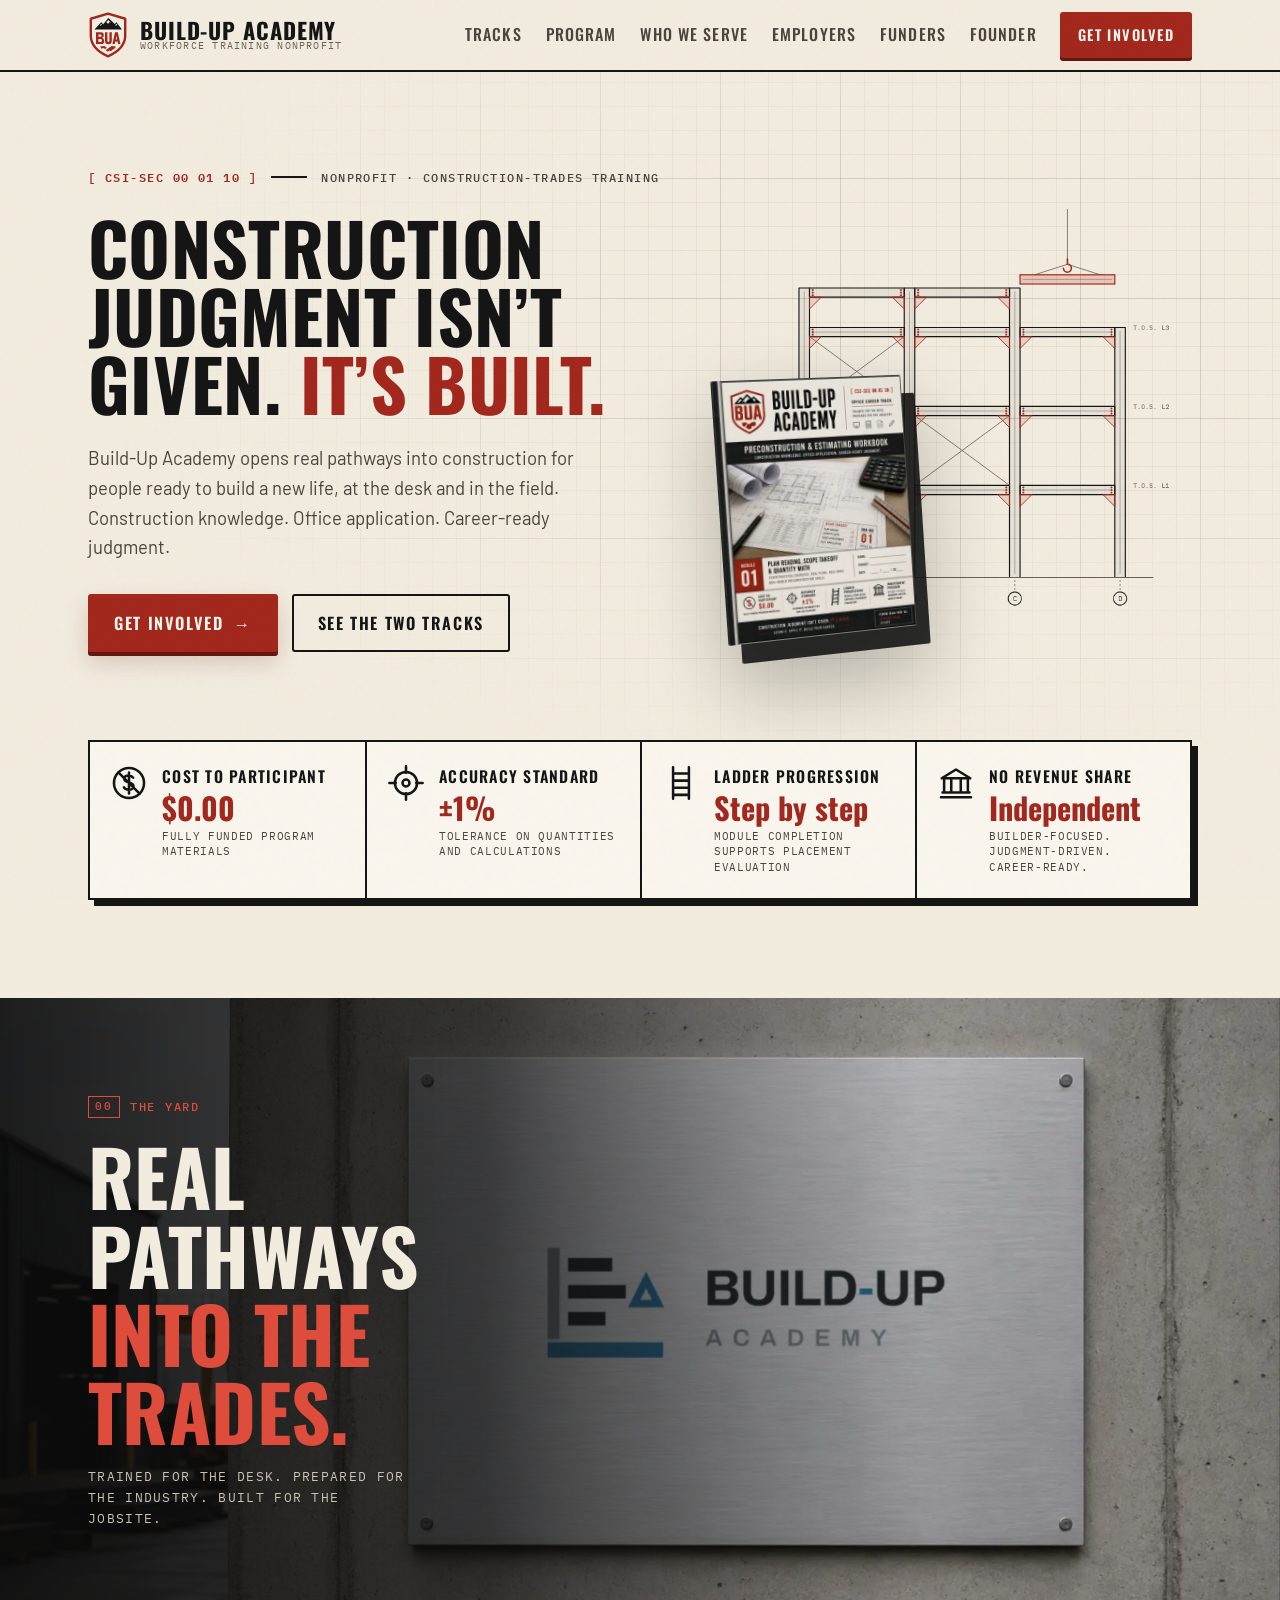
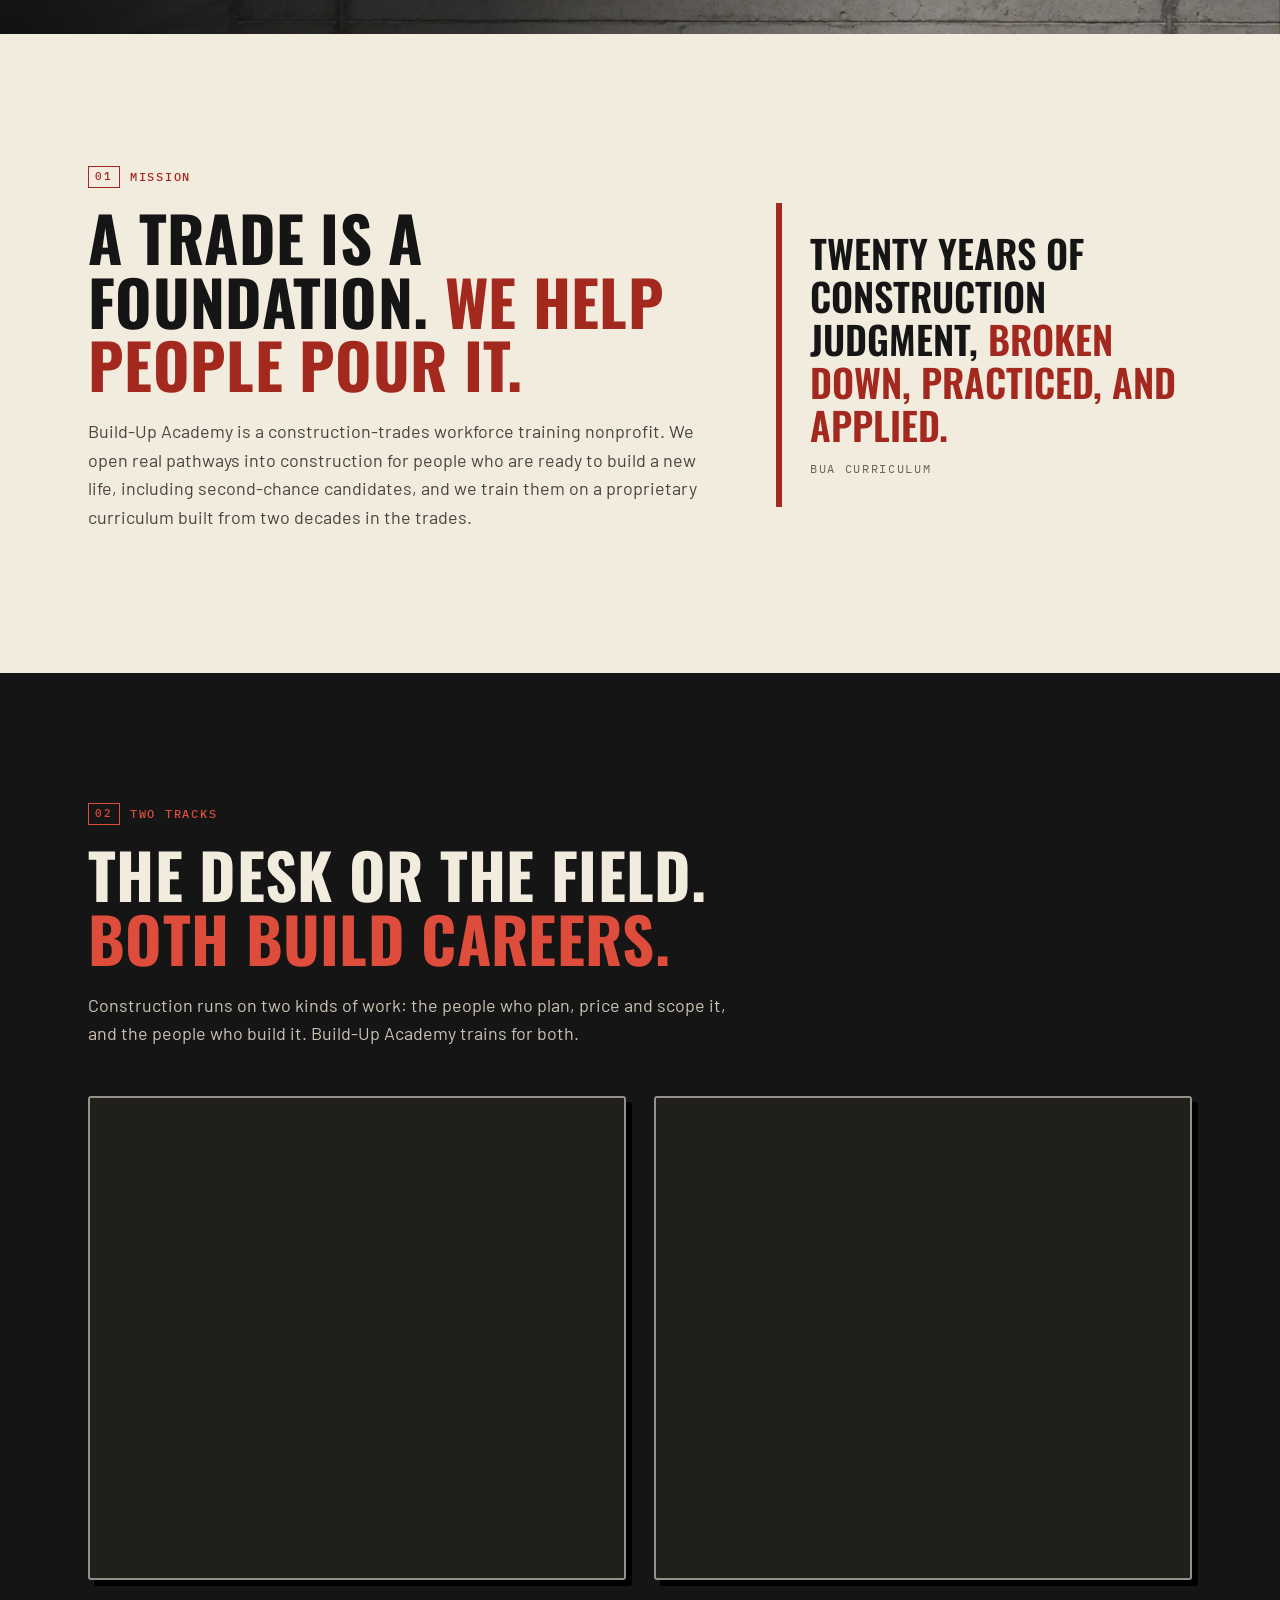
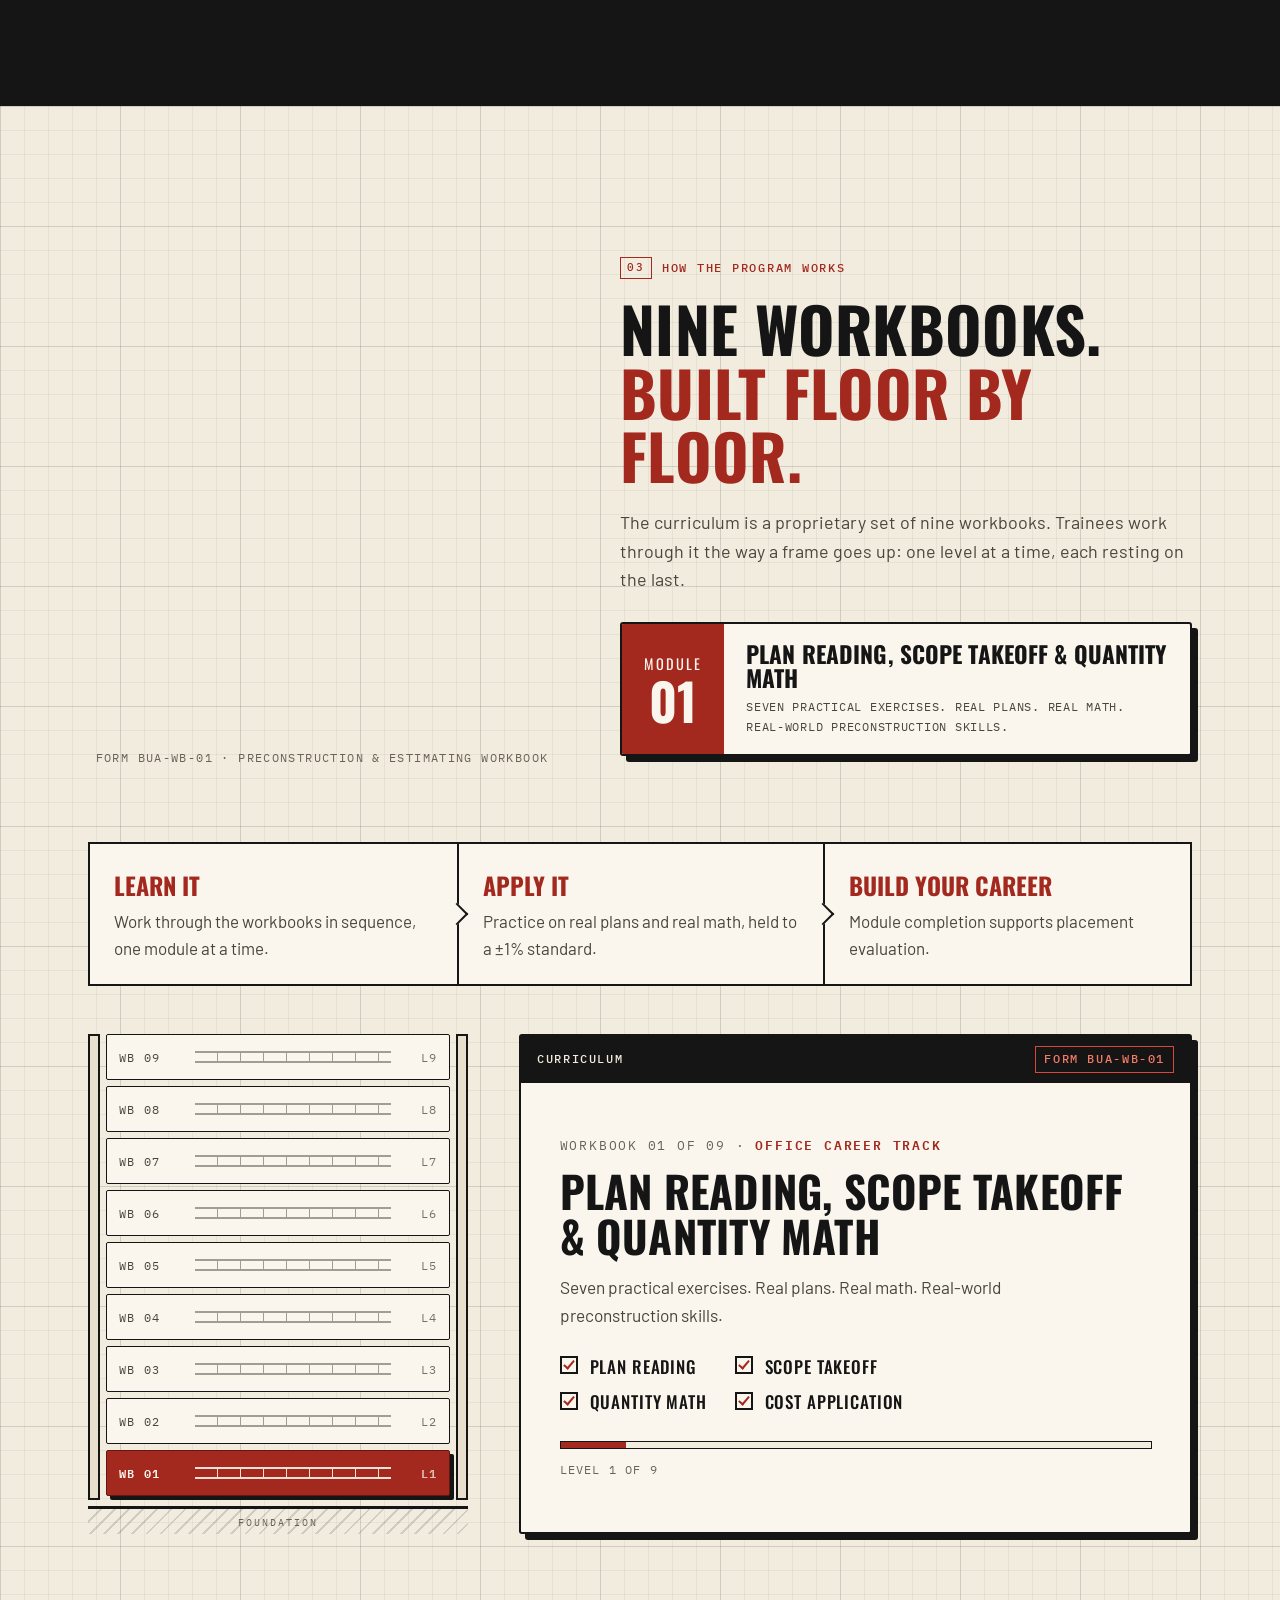
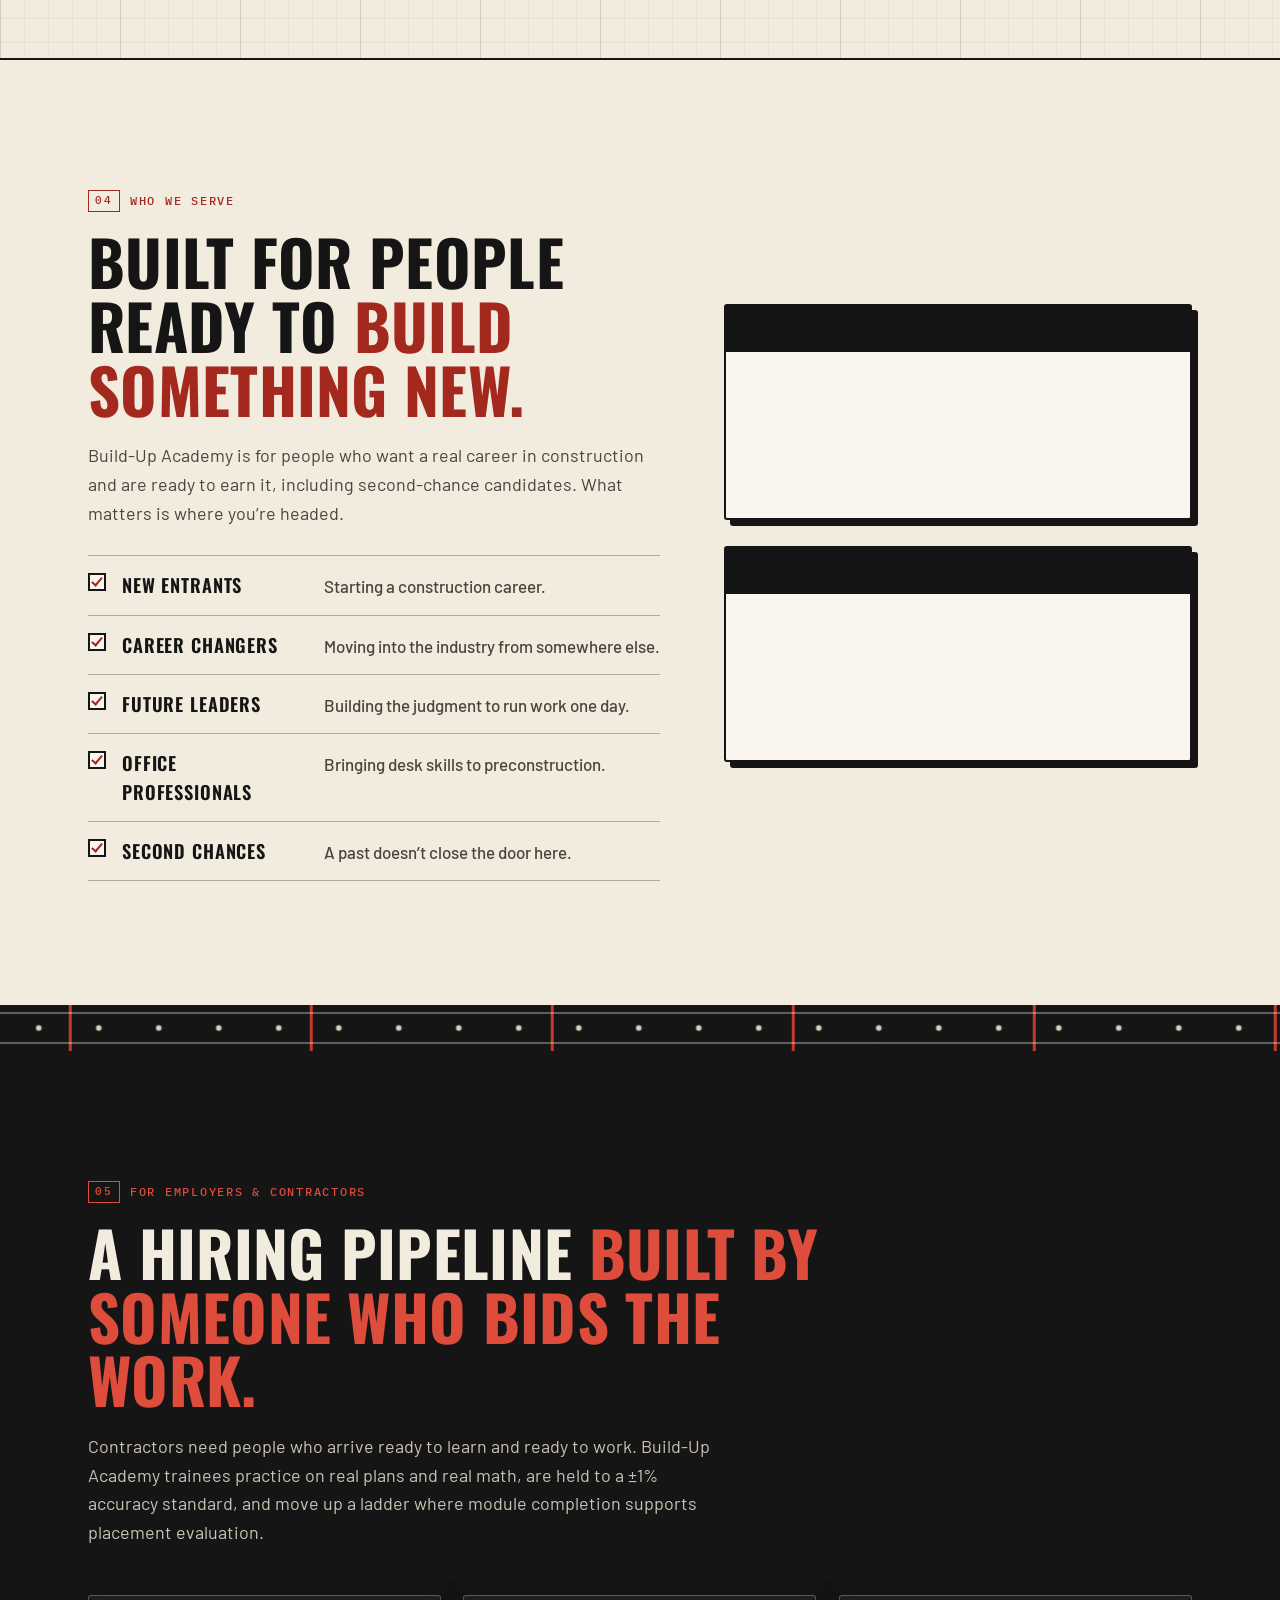
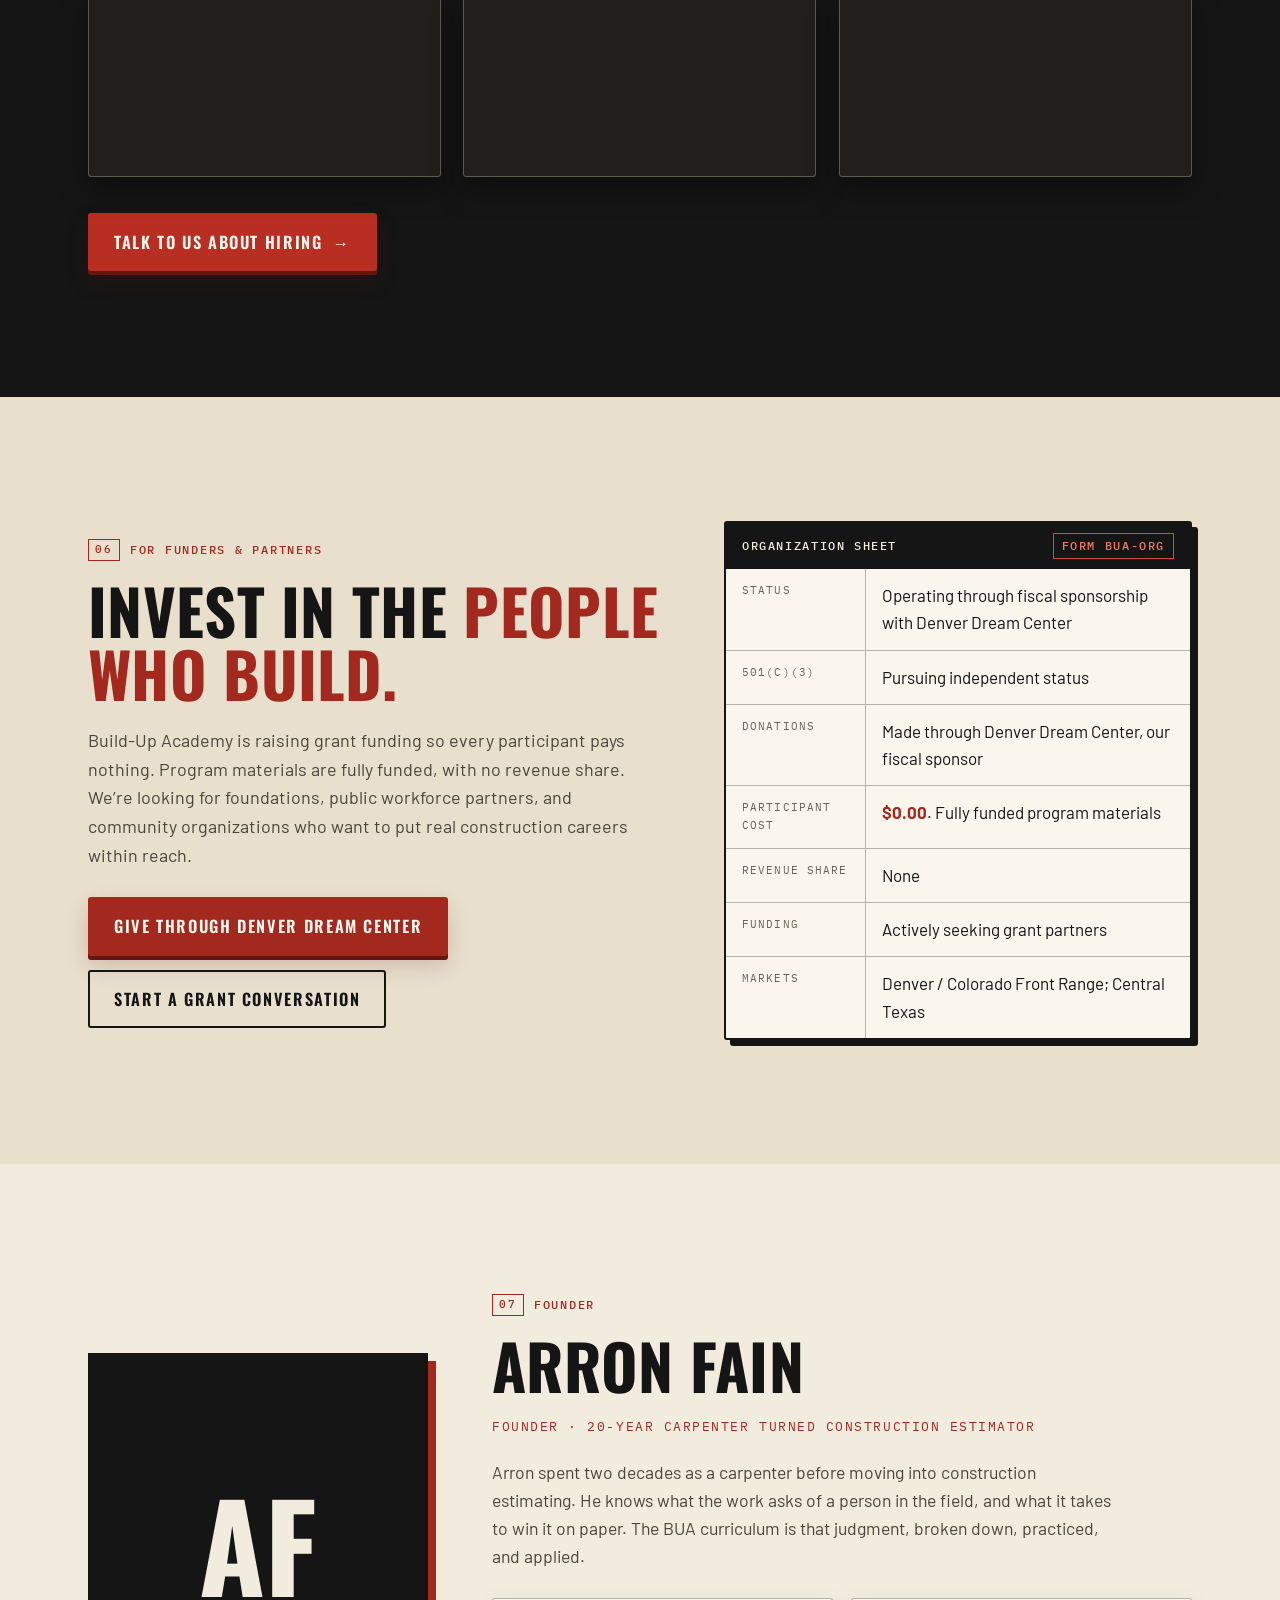
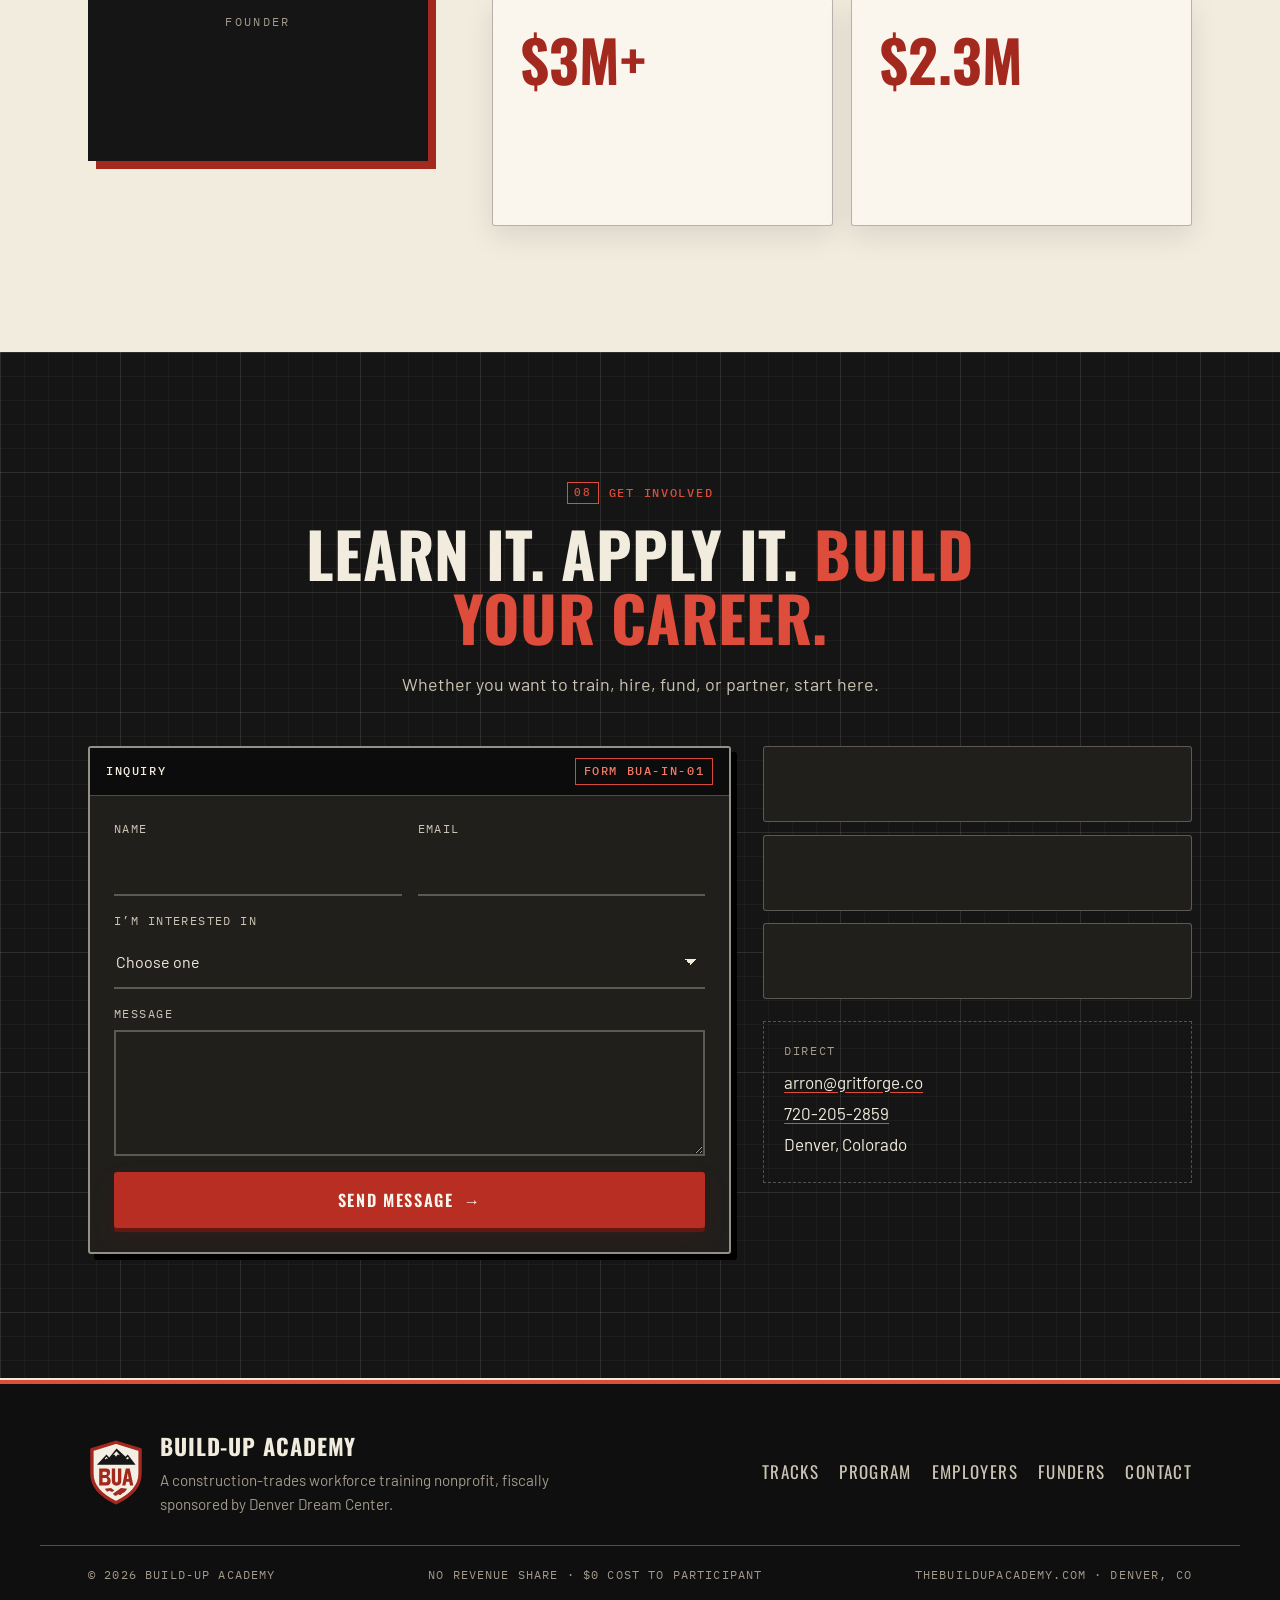
<file: landing.html>
<!DOCTYPE html>
<html lang="en">
<head>
<meta charset="UTF-8">
<meta name="viewport" content="width=device-width, initial-scale=1">
<title>Build-Up Academy</title>
<!-- This page previously hosted the contractor bidding workshop (retired in the nonprofit redesign; see git history). Old links now forward home. -->
<meta name="robots" content="noindex">
<link rel="canonical" href="https://thebuildupacademy.com/">
<meta http-equiv="refresh" content="0; url=/">
<script>location.replace('/');</script>
</head>
<body style="background:#08131f;color:#eef2f6;font-family:system-ui,sans-serif;padding:40px">
<p>Build-Up Academy has a new home page. <a href="/" style="color:#f5b83d">Continue to thebuildupacademy.com</a>.</p>
</body>
</html>
</file>
<file: style.css>
/* ═══════════════════════════════════════════════════════════
   BUILD-UP ACADEMY: site styles
   Brand (from the BUA workbook covers): cream paper, near-black,
   deep red accent, condensed uppercase type, technical-form details.
   Colours are CSS variables; `.dark` sections swap the set.
   ═══════════════════════════════════════════════════════════ */
:root {
  --bg: #f2ecdf;
  --bg-2: #e8dfcd;
  --surface: #faf6ee;
  --fg: #151515;
  --muted: #4a443c;
  --dim: #6a6256;
  --line: rgba(21, 21, 21, .14);
  --line-2: rgba(21, 21, 21, .30);
  --edge: #151515;
  --accent: #a3281e;
  --accent-hi: #bf3326;
  --accent-shadow: #641710;
  --on-accent: #faf6ee;
  --grid: rgba(21, 21, 21, .05);
  --grid-2: rgba(21, 21, 21, .10);
  --rivet: radial-gradient(circle at 35% 35%, #d7cfc0, #6d655a 70%);

  --display: 'Oswald', 'Arial Narrow', Impact, sans-serif;
  --body: 'Barlow', 'Segoe UI', system-ui, sans-serif;
  --mono: 'IBM Plex Mono', ui-monospace, SFMono-Regular, Menlo, Consolas, monospace;

  --max: 1200px;
  --pad: clamp(20px, 4vw, 48px);
  --radius: 3px;
  --header-h: 72px;
  --ease: cubic-bezier(.2, .7, .2, 1);
}
.dark {
  --bg: #151515;
  --bg-2: #1d1c1a;
  --surface: #211f1c;
  --fg: #f2ecdf;
  --muted: #cbc3b4;
  --dim: #a29a8b;
  --line: rgba(242, 236, 223, .13);
  --line-2: rgba(242, 236, 223, .28);
  --edge: rgba(242, 236, 223, .55);
  --accent: #de4c3c;
  --accent-hi: #ee5b4a;
  --grid: rgba(242, 236, 223, .04);
  --grid-2: rgba(242, 236, 223, .08);
  background: var(--bg);
  color: var(--fg);
}

*, *::before, *::after { box-sizing: border-box; }
html { overflow-x: clip; scroll-behavior: smooth; scroll-padding-top: calc(var(--header-h) + 12px); }
body { margin: 0; background: var(--bg); color: var(--fg); font-family: var(--body); font-size: 17px; line-height: 1.6; -webkit-font-smoothing: antialiased; }
/* subtle paper grain */
body::before { content: ''; position: fixed; inset: 0; pointer-events: none; z-index: 999; opacity: .5; mix-blend-mode: multiply;
  background-image: url("data:image/svg+xml,%3Csvg viewBox='0 0 160 160' xmlns='http://www.w3.org/2000/svg'%3E%3Cfilter id='n'%3E%3CfeTurbulence type='fractalNoise' baseFrequency='.9' numOctaves='3' stitchTiles='stitch'/%3E%3C/filter%3E%3Crect width='100%25' height='100%25' filter='url(%23n)' opacity='.06'/%3E%3C/svg%3E"); }
img, svg { display: block; max-width: 100%; }
a { color: inherit; }
p { margin: 0 0 1em; }
h1, h2, h3 { margin: 0; font-family: var(--display); font-weight: 700; line-height: 1.02; text-transform: uppercase; letter-spacing: .005em; }
ul, ol { margin: 0; padding: 0; list-style: none; }
figure { margin: 0; }
.wrap { max-width: var(--max); margin: 0 auto; padding: 0 var(--pad); }
.sr-only { position: absolute; width: 1px; height: 1px; padding: 0; margin: -1px; overflow: hidden; clip: rect(0 0 0 0); white-space: nowrap; border: 0; }
.skip-link { position: absolute; left: -9999px; top: 8px; z-index: 1000; background: var(--accent); color: var(--on-accent); padding: 10px 14px; font-weight: 600; }
.skip-link:focus { left: 8px; }
:focus-visible { outline: 3px solid var(--accent); outline-offset: 3px; }
.hl { color: var(--accent); }

/* ── Buttons ─────────────────────────────────────────────── */
.btn {
  display: inline-flex; align-items: center; justify-content: center; gap: 10px;
  padding: 14px 24px; border-radius: var(--radius);
  font-family: var(--display); font-weight: 600; font-size: 1.02rem; letter-spacing: .1em; text-transform: uppercase;
  text-decoration: none; border: 2px solid transparent; cursor: pointer;
  transition: transform .25s var(--ease), box-shadow .25s var(--ease), background .2s, color .2s, border-color .2s;
}
.btn-primary { background: var(--accent); color: var(--on-accent); box-shadow: 0 4px 0 var(--accent-shadow), 0 10px 22px rgba(100, 23, 16, .18); }
.dark .btn-primary { background: #b82e22; }
.btn-primary:hover { transform: translateY(-2px); background: var(--accent-hi); box-shadow: 0 6px 0 var(--accent-shadow), 0 16px 28px rgba(100, 23, 16, .25); }
.btn-primary:active { transform: translateY(2px); box-shadow: 0 2px 0 var(--accent-shadow); }
.btn-ghost { border-color: var(--fg); color: var(--fg); background: transparent; }
.btn-ghost:hover { background: var(--fg); color: var(--bg); transform: translateY(-2px); }
.btn-sm { padding: 9px 16px; font-size: .9rem; box-shadow: 0 3px 0 var(--accent-shadow); }
.btn-block { width: 100%; }

/* ── Header ──────────────────────────────────────────────── */
.site-header { position: sticky; top: 0; z-index: 50; height: var(--header-h); background: rgba(242, 236, 223, .92); backdrop-filter: blur(10px); -webkit-backdrop-filter: blur(10px); border-bottom: 2px solid var(--fg); }
.header-inner { height: 100%; display: flex; align-items: center; justify-content: space-between; gap: 16px; }
.brand { display: inline-flex; align-items: center; gap: 12px; text-decoration: none; }
.brand-mark { width: 40px; height: auto; }
.brand-text { display: flex; flex-direction: column; line-height: 1.05; }
.brand-name { font-family: var(--display); font-weight: 700; font-size: 1.4rem; letter-spacing: .04em; text-transform: uppercase; margin: 0; }
.brand-sub { font-family: var(--mono); font-size: .64rem; letter-spacing: .12em; color: var(--dim); text-transform: uppercase; }
.site-nav ul { display: flex; align-items: center; gap: 2px; }
.site-nav a:not(.btn) { display: block; padding: 8px 11px; text-decoration: none; color: var(--muted); font-family: var(--display); font-weight: 500; font-size: 1rem; letter-spacing: .07em; text-transform: uppercase; border-radius: 2px; }
.site-nav a:not(.btn):hover { color: var(--fg); background: var(--bg-2); }
.site-nav li:last-child { margin-left: 10px; }
.nav-toggle { display: none; }

/* ── Shared section styles ──────────────────────────────── */
.section { padding: clamp(72px, 10vw, 124px) 0; position: relative; }
.section-head { max-width: 760px; margin-bottom: 48px; }
.section-head.center { margin-left: auto; margin-right: auto; text-align: center; }
.eyebrow { display: inline-flex; align-items: center; gap: 10px; margin-bottom: 18px; font-family: var(--mono); font-size: .78rem; font-weight: 500; letter-spacing: .14em; text-transform: uppercase; color: var(--accent); }
.tag-no { display: inline-grid; place-items: center; min-width: 32px; height: 22px; padding: 0 6px; border: 1.5px solid currentColor; font-size: .7rem; }
.section-title { font-size: clamp(2.3rem, 5vw, 3.9rem); margin-bottom: 20px; }
.section-lead { color: var(--muted); font-size: 1.12rem; max-width: 64ch; }
.section-head.center .section-lead { margin-left: auto; margin-right: auto; }
.section-grid, .layer-grid {
  background-image:
    linear-gradient(var(--grid-2) 1px, transparent 1px), linear-gradient(90deg, var(--grid-2) 1px, transparent 1px),
    linear-gradient(var(--grid) 1px, transparent 1px), linear-gradient(90deg, var(--grid) 1px, transparent 1px);
  background-size: 120px 120px, 120px 120px, 24px 24px, 24px 24px;
}
.section-grid { border-top: 2px solid var(--fg); border-bottom: 2px solid var(--fg); }
.section-paper2 { background: var(--bg-2); border-top: 2px solid var(--fg); }

/* ── Form-card: the technical form look from the covers ─── */
.form-card { position: relative; background: var(--surface); border: 2px solid var(--fg); border-radius: var(--radius); box-shadow: 6px 6px 0 var(--fg); }
.dark .form-card { box-shadow: 6px 6px 0 #000; border-color: var(--edge); }
.form-card-head { display: flex; justify-content: space-between; align-items: center; gap: 12px; padding: 10px 16px; background: var(--fg); color: var(--bg); font-family: var(--mono); font-size: .72rem; font-weight: 500; letter-spacing: .14em; text-transform: uppercase; }
.dark .form-card-head { background: #0c0c0c; color: var(--fg); border-bottom: 1px solid var(--line-2); }
.badge { padding: 3px 8px; border: 1.5px solid var(--accent); color: #f06a58; white-space: nowrap; }
:root .form-card-head .badge { color: #f47a68; border-color: #d8483a; }
.boxes { display: grid; gap: 8px; }
.boxes li { position: relative; padding-left: 30px; font-family: var(--display); font-weight: 500; letter-spacing: .05em; text-transform: uppercase; }
.boxes li::before { content: ''; position: absolute; left: 0; top: .22em; width: 18px; height: 18px; border: 2px solid var(--fg); background: var(--surface); }
.boxes li::after { content: ''; position: absolute; left: 6px; top: calc(.22em + 2px); width: 6px; height: 11px; border: solid var(--accent); border-width: 0 2.5px 2.5px 0; transform: rotate(40deg); }
.boxes-lg { margin-top: 28px; gap: 0; border-top: 1.5px solid var(--line-2); }
.boxes-lg li { padding: 14px 0 14px 34px; border-bottom: 1.5px solid var(--line-2); display: grid; grid-template-columns: minmax(150px, 190px) 1fr; gap: 12px; align-items: baseline; }
.boxes-lg li::before { top: 17px; } .boxes-lg li::after { top: 19px; }
.boxes-lg b { font-weight: 600; font-size: 1.15rem; }
.boxes-lg span { font-family: var(--body); text-transform: none; letter-spacing: 0; color: var(--muted); }
.boxes-inline { grid-template-columns: repeat(2, minmax(0, max-content)); column-gap: 28px; margin: 6px 0 18px; }

/* ── Cards with rivets + hover depth ─────────────────────── */
.card-grid { display: grid; gap: 22px; }
.card-grid.three { grid-template-columns: repeat(3, 1fr); }
.card { position: relative; padding: 32px 28px 26px; border-radius: var(--radius); background: var(--surface); border: 1.5px solid var(--line-2); box-shadow: 0 10px 28px rgba(0, 0, 0, .10); }
.card h3 { font-size: 1.55rem; margin-bottom: 10px; }
.card p { color: var(--muted); margin: 0; }
.card-no { font-family: var(--mono); font-size: .8rem; color: var(--accent) !important; letter-spacing: .12em; margin-bottom: 12px !important; }
.card::after { content: ''; position: absolute; left: -1.5px; right: -1.5px; top: -1.5px; height: 4px; background: var(--accent); transform: scaleX(0); transform-origin: left; transition: transform .4s var(--ease); }
.rivets, .rivets::before, .rivets::after { pointer-events: none; }
.rivets::before, .rivets::after { content: ''; position: absolute; top: 11px; width: 7px; height: 7px; border-radius: 50%; background: var(--rivet); box-shadow: 0 0 0 1px rgba(0, 0, 0, .35); }
.rivets::before { left: 11px; } .rivets::after { right: 11px; }
.tilt { transform-style: preserve-3d; transform: perspective(900px) rotateX(var(--rx, 0deg)) rotateY(var(--ry, 0deg)) translateY(var(--lift, 0)); transition: transform .35s var(--ease), box-shadow .35s var(--ease), border-color .3s; }
.card.tilt:hover, .card.tilt:focus-visible { --lift: -6px; border-color: var(--fg); box-shadow: 0 26px 44px rgba(0, 0, 0, .18); }
.form-card.tilt:hover { --lift: -4px; box-shadow: 10px 12px 0 var(--fg); }
.dark .form-card.tilt:hover { box-shadow: 10px 12px 0 #000; }
.tilt:hover::after, .tilt:focus-visible::after { transform: scaleX(1); }

/* ── HERO ───────────────────────────────────────────────── */
.hero { position: relative; overflow: hidden; padding: clamp(48px, 7vw, 96px) 0 clamp(56px, 7vw, 88px); isolation: isolate; }
.hero-layer { position: absolute; pointer-events: none; will-change: transform; }
.layer-grid { inset: -20% 0; z-index: -2; mask-image: radial-gradient(ellipse at 72% 42%, #000 18%, transparent 62%); -webkit-mask-image: radial-gradient(ellipse at 72% 42%, #000 18%, transparent 62%); }
.hero-grid { display: grid; grid-template-columns: 1.15fr .85fr; gap: clamp(24px, 4vw, 64px); align-items: center; }
.form-id { display: inline-flex; flex-wrap: wrap; align-items: center; gap: 10px 14px; margin-bottom: 26px; font-family: var(--mono); font-size: .76rem; font-weight: 500; letter-spacing: .12em; text-transform: uppercase; color: var(--muted); }
.form-id span:first-child { color: var(--accent); font-weight: 600; }
.form-id-sep { width: 36px; height: 2px; background: var(--fg); }
.hero-title { font-size: clamp(2.9rem, 5.6vw, 5rem); line-height: .95; margin-bottom: 26px; }
.hero-title .line { display: block; }
.hero-title em { font-style: normal; color: var(--accent); }
.lead { font-size: clamp(1.08rem, 1.45vw, 1.24rem); color: var(--muted); max-width: 54ch; margin-bottom: 32px; }
.hero-actions { display: flex; flex-wrap: wrap; gap: 14px; }
.hero-visual { position: relative; }
.frame-wrap { position: relative; will-change: transform; }
.frame-svg { width: 100%; height: auto; overflow: visible; }
.frame-svg .draw { fill: none; stroke-linecap: round; stroke-linejoin: round; }
.frame-svg .s { stroke: var(--fg); stroke-width: 1.7; }
.frame-svg .col, .frame-svg .beam { fill: rgba(21, 21, 21, .05); }
.frame-svg .web { stroke-width: .8; opacity: .5; }
.frame-svg .brace { stroke: var(--dim); stroke-width: 1.2; }
.frame-svg .g { stroke: var(--accent); stroke-width: 1.3; fill: rgba(163, 40, 30, .14); }
.frame-svg .ground { stroke: var(--dim); stroke-dasharray: 6 6; }
.frame-svg .rivet { fill: var(--accent); }
.frame-svg .gridline { stroke: var(--dim); stroke-width: 1; stroke-dasharray: 3 3; }
.frame-svg .bubble { fill: var(--bg); stroke: var(--fg); stroke-width: 1.3; }
.frame-svg .bubble-t, .frame-svg .ann { font-family: var(--mono); font-size: 11px; fill: var(--fg); text-anchor: middle; }
.frame-svg .ann { text-anchor: start; font-size: 10px; fill: var(--dim); }
.frame-svg .cable { stroke: var(--dim); stroke-width: 1.2; }
.frame-svg .hook { fill: none; stroke: var(--accent); stroke-width: 2.4; stroke-linecap: round; }
.frame-svg .lift-beam rect { fill: rgba(163, 40, 30, .18); stroke: var(--accent); stroke-width: 1.8; }
.frame-svg .lift-beam line { stroke: var(--accent); stroke-width: .8; opacity: .7; }
.frame-svg .lift { transform-origin: 490px -40px; transform-box: view-box; }
.hero-cover { position: absolute; left: -6%; bottom: -8%; width: 44%; max-width: 260px; will-change: transform; filter: drop-shadow(14px 18px 0 rgba(21, 21, 21, .9)) drop-shadow(0 30px 40px rgba(0, 0, 0, .25)); }
.hero-cover img { width: 100%; height: auto; transform: perspective(1000px) rotateY(16deg) rotateZ(-4deg); border-radius: 2px; }

/* ── Feature strip ──────────────────────────────────────── */
.features-wrap { padding: 0 0 clamp(56px, 8vw, 96px); }
.features { display: grid; grid-template-columns: repeat(4, 1fr); border: 2px solid var(--fg); background: var(--surface); box-shadow: 6px 6px 0 var(--fg); }
.features li { display: flex; gap: 14px; padding: 22px 20px; border-left: 2px solid var(--fg); align-items: flex-start; }
.features li:first-child { border-left: 0; }
.features svg { flex: 0 0 38px; width: 38px; height: 38px; fill: none; stroke: var(--fg); stroke-width: 1.6; stroke-linecap: round; stroke-linejoin: round; }
.features li:hover svg { stroke: var(--accent); }
.f-k { font-family: var(--display); font-weight: 600; font-size: .98rem; letter-spacing: .08em; text-transform: uppercase; margin: 0; }
.f-v { font-family: var(--display); font-weight: 700; font-size: 1.9rem; line-height: 1.1; color: var(--accent); margin: 2px 0 4px; }
.f-s { font-family: var(--mono); font-size: .68rem; letter-spacing: .06em; text-transform: uppercase; color: var(--muted); margin: 0; line-height: 1.45; }

/* ── Yard band (plaque photo) ───────────────────────────── */
.yard { position: relative; overflow: hidden; min-height: clamp(420px, 60vw, 640px); display: flex; align-items: center; border-top: 2px solid var(--fg); border-bottom: 2px solid var(--fg); }
.yard-media { position: absolute; inset: -12% 0; z-index: 0; will-change: transform; }
.yard-media img { width: 100%; height: 100%; object-fit: cover; object-position: 62% 50%; }
.yard::before { content: ''; position: absolute; inset: 0; z-index: 1; background: linear-gradient(90deg, rgba(12, 12, 12, .92) 0%, rgba(12, 12, 12, .72) 38%, rgba(12, 12, 12, .05) 72%); }
.yard-inner { position: relative; z-index: 2; width: 100%; }
.yard-title { font-size: clamp(2.6rem, 6vw, 4.8rem); max-width: 11ch; margin-bottom: 16px; }
.yard-sub { font-family: var(--mono); font-size: .82rem; letter-spacing: .1em; text-transform: uppercase; color: var(--muted); max-width: 40ch; }

/* ── Mission ────────────────────────────────────────────── */
.mission-grid { display: grid; grid-template-columns: 1.2fr .8fr; gap: clamp(28px, 5vw, 72px); align-items: center; }
.mission-grid .section-head { margin-bottom: 0; }
.pull { margin: 0; padding: 28px 0 28px 28px; border-left: 6px solid var(--accent); }
.pull p { font-family: var(--display); font-weight: 600; font-size: clamp(1.7rem, 3vw, 2.4rem); line-height: 1.12; text-transform: uppercase; margin-bottom: 14px; }
.pull footer { font-family: var(--mono); font-size: .74rem; letter-spacing: .14em; text-transform: uppercase; color: var(--dim); }

/* ── Tracks ─────────────────────────────────────────────── */
.tracks { display: grid; grid-template-columns: 1fr 1fr; gap: 28px; }
.track > *:not(.form-card-head) { margin-left: 26px; margin-right: 26px; }
.track h3 { font-size: clamp(1.8rem, 3vw, 2.4rem); margin-top: 24px; }
.track-tag { font-family: var(--mono); font-size: .76rem; letter-spacing: .1em; text-transform: uppercase; color: var(--accent); margin: 8px 0 22px; }
.track-cols { display: grid; grid-template-columns: 1fr 1fr; gap: 20px; padding: 18px 0; border-top: 1.5px solid var(--line-2); border-bottom: 1.5px solid var(--line-2); }
.col-k { font-family: var(--mono); font-size: .7rem; letter-spacing: .14em; text-transform: uppercase; color: var(--dim); margin-bottom: 12px; }
.track-status { display: flex; align-items: center; gap: 10px; margin: 18px 26px 24px; font-family: var(--mono); font-size: .74rem; letter-spacing: .08em; text-transform: uppercase; color: var(--muted); }
.status-dot { flex: 0 0 10px; height: 10px; background: #3fae6a; border-radius: 50%; box-shadow: 0 0 0 4px rgba(63, 174, 106, .18); }
.track-status.is-todo .status-dot { background: transparent; border: 2px dashed var(--dim); box-shadow: none; }

/* ── Program: book stack + module ───────────────────────── */
.program-top { display: grid; grid-template-columns: .9fr 1.1fr; gap: clamp(28px, 5vw, 80px); align-items: center; margin-bottom: 64px; }
.program-top .section-head { margin-bottom: 0; }
.book-stage { position: relative; padding: 20px 0 10px; overflow-x: clip; overflow-y: visible; }
.book-stack { position: relative; width: min(100%, 360px); aspect-ratio: 420 / 550; margin: 0 auto; transform-style: preserve-3d; transition: transform .5s var(--ease); }
.book { position: absolute; inset: 0; transition: transform .7s var(--ease), filter .5s; }
.book img { width: 100%; height: 100%; object-fit: cover; border-radius: 2px 4px 4px 2px; }
.book-a { transform: perspective(1400px) rotateY(-14deg) rotateZ(-2deg) translateZ(20px); filter: drop-shadow(18px 22px 24px rgba(0, 0, 0, .32)); z-index: 2; }
.book-b { transform: perspective(1400px) rotateY(-14deg) rotateZ(5deg) translate(9%, -3%); filter: drop-shadow(10px 14px 18px rgba(0, 0, 0, .25)) brightness(.96); z-index: 1; }
.book-stage:hover .book-a, .book-stage:focus-within .book-a { transform: perspective(1400px) rotateY(-6deg) rotateZ(-6deg) translate(-16%, 2%) translateZ(20px); }
.book-stage:hover .book-b, .book-stage:focus-within .book-b { transform: perspective(1400px) rotateY(-6deg) rotateZ(7deg) translate(22%, -4%); filter: drop-shadow(18px 22px 24px rgba(0, 0, 0, .3)); }
.book-caption { margin: 28px 0 0; text-align: center; font-family: var(--mono); font-size: .72rem; letter-spacing: .12em; text-transform: uppercase; color: var(--dim); }
.module-card { display: grid; grid-template-columns: auto 1fr; margin-top: 28px; overflow: hidden; }
.module-no { display: flex; flex-direction: column; align-items: center; justify-content: center; padding: 16px 22px; background: var(--accent); color: var(--on-accent); font-family: var(--display); text-transform: uppercase; }
.module-no span { font-size: .9rem; letter-spacing: .14em; }
.module-no strong { font-size: 3.2rem; line-height: 1; }
.module-card > div:last-child { padding: 18px 22px; }
.module-card h3 { font-size: 1.45rem; margin-bottom: 8px; }
.module-card p { margin: 0; font-family: var(--mono); font-size: .76rem; letter-spacing: .06em; text-transform: uppercase; color: var(--muted); }

.steps { display: grid; grid-template-columns: repeat(3, 1fr); margin-bottom: 48px; border: 2px solid var(--fg); background: var(--surface); }
.steps li { padding: 22px 24px; border-left: 2px solid var(--fg); position: relative; }
.steps li:first-child { border-left: 0; }
.steps li + li::before { content: ''; position: absolute; left: -10px; top: 50%; width: 16px; height: 16px; background: var(--surface); border-top: 2px solid var(--fg); border-right: 2px solid var(--fg); transform: translateY(-50%) rotate(45deg); }
.step-no { display: block; font-family: var(--display); font-weight: 700; font-size: 1.5rem; text-transform: uppercase; color: var(--accent); margin-bottom: 4px; }
.steps p { margin: 0; color: var(--muted); }

/* tower explorer */
.explorer { display: grid; grid-template-columns: minmax(260px, 380px) 1fr; gap: clamp(24px, 4vw, 56px); align-items: stretch; }
.tower { display: flex; flex-direction: column-reverse; gap: 6px; position: relative; padding: 0 18px; }
.tower::before, .tower::after { content: ''; position: absolute; top: 0; bottom: 34px; width: 12px; border: 2px solid var(--fg); background: var(--bg-2); }
.tower::before { left: 0; } .tower::after { right: 0; }
.floor { position: relative; display: grid; grid-template-columns: 64px 1fr 34px; align-items: center; gap: 12px; height: 46px; padding: 0 12px; width: 100%; cursor: pointer; text-align: left; background: var(--surface); color: var(--muted); border: 1.5px solid var(--fg); border-radius: 2px; font-family: var(--mono); font-size: .78rem; letter-spacing: .1em; transition: background .25s, color .25s, box-shadow .25s; }
.floor-beam { height: 12px; border-top: 2px solid currentColor; border-bottom: 2px solid currentColor; opacity: .5; background: repeating-linear-gradient(90deg, transparent 0 22px, currentColor 22px 23px); }
.floor-lv { text-align: right; opacity: .75; }
.floor:hover { color: var(--fg); background: var(--bg-2); }
.floor[aria-selected="true"] { background: var(--accent); color: var(--on-accent); border-color: var(--accent-shadow); font-weight: 600; box-shadow: 4px 4px 0 var(--fg); }
.floor[aria-selected="true"] .floor-beam { opacity: .9; }
.tower-base { order: -1; height: 28px; margin: 4px -18px 0; border-top: 3px solid var(--fg); background: repeating-linear-gradient(135deg, transparent 0 8px, rgba(21, 21, 21, .15) 8px 10px); font-family: var(--mono); font-size: .65rem; letter-spacing: .2em; text-transform: uppercase; color: var(--dim); display: grid; place-items: center; }
.explorer-panels { position: relative; }
.wb-panel { height: 100%; display: flex; flex-direction: column; }
.wb-body { flex: 1; padding: clamp(24px, 3vw, 40px); display: flex; flex-direction: column; justify-content: center; }
.js .wb-panel[hidden] { display: none; }
.wb-panel.is-entering { animation: panelIn .45s var(--ease) both; }
@keyframes panelIn { from { opacity: 0; transform: translateY(14px) scale(.985); } to { opacity: 1; transform: none; } }
.wb-kicker { font-family: var(--mono); font-size: .8rem; letter-spacing: .14em; text-transform: uppercase; color: var(--dim); }
.wb-kicker .wb-track { color: var(--accent); font-weight: 600; }
.wb-title { font-size: clamp(1.9rem, 3.4vw, 2.8rem); margin-bottom: 16px; }
.todo-chip { display: inline-block; vertical-align: middle; margin-left: 8px; padding: 4px 8px; border: 1.5px dashed var(--accent); color: var(--accent); font-family: var(--mono); font-size: .7rem; letter-spacing: .1em; font-weight: 500; }
.wb-body > p:not(.wb-kicker):not(.wb-meta) { color: var(--muted); font-size: 1.08rem; max-width: 52ch; }
.wb-meter { height: 8px; border: 1.5px solid var(--fg); margin: 8px 0 12px; background: var(--bg); }
.wb-meter span { display: block; height: 100%; background: var(--accent); transition: width .6s var(--ease); }
.wb-meta { font-family: var(--mono); font-size: .74rem; letter-spacing: .1em; text-transform: uppercase; color: var(--dim); margin: 0; }

/* ── Who we serve ───────────────────────────────────────── */
.split { display: grid; grid-template-columns: 1.1fr .9fr; gap: clamp(28px, 5vw, 72px); align-items: center; }
.split .section-head { margin-bottom: 0; }
.section-head .hero-actions { margin-top: 28px; }
.regions { display: grid; gap: 26px; }
.region > *:not(.form-card-head) { margin-left: 22px; margin-right: 22px; }
.region h3 { font-size: 1.5rem; margin-top: 18px; margin-bottom: 6px; }
.region p { color: var(--muted); margin-bottom: 0; }
.region-map { margin: 10px auto 16px; width: 100%; height: 64px; }
.region-map .ridge { fill: none; stroke: var(--fg); stroke-width: 1.8; stroke-linejoin: round; }
.region-map .pin { fill: var(--accent); }
.region-map .pin-ring { fill: none; stroke: var(--accent); stroke-width: 1.5; transform-box: fill-box; transform-origin: center; }

/* ── I-beam divider (horizontal parallax) ────────────────── */
.beam-divider { height: 46px; overflow: hidden; position: relative; background: var(--fg); }
.beam-track { position: absolute; inset: 0 -50%; will-change: transform;
  background:
    radial-gradient(circle, #d7cfc0 0 2.4px, #6d655a 2.6px 3.4px, transparent 3.6px) 0 50% / 60px 46px repeat-x,
    linear-gradient(transparent 7px, rgba(242,236,223,.35) 7px 9px, transparent 9px 37px, rgba(242,236,223,.35) 37px 39px, transparent 39px),
    repeating-linear-gradient(90deg, transparent 0 238px, #c7392b 238px 241px); }

/* ── Employers ──────────────────────────────────────────── */
.dark .card { background: var(--surface); border-color: var(--line-2); box-shadow: 0 12px 30px rgba(0, 0, 0, .35); }
.dark .card.tilt:hover { border-color: var(--edge); }
.cta-row { margin-top: 36px; }

/* ── Funders spec card ──────────────────────────────────── */
.spec-card dl { margin: 0; }
.spec-card dl div { display: grid; grid-template-columns: 140px 1fr; border-bottom: 1.5px solid var(--line-2); }
.spec-card dl div:last-child { border-bottom: 0; }
.spec-card dt { padding: 13px 16px; font-family: var(--mono); font-size: .7rem; letter-spacing: .1em; text-transform: uppercase; color: var(--dim); border-right: 1.5px solid var(--line-2); }
.spec-card dd { margin: 0; padding: 13px 16px; }
.spec-card strong { color: var(--accent); }

/* ── Founder ────────────────────────────────────────────── */
.founder { display: grid; grid-template-columns: minmax(240px, 340px) 1fr; gap: clamp(28px, 5vw, 72px); align-items: center; }
.founder-plate { position: relative; aspect-ratio: 5 / 6; border: 2px solid var(--fg); overflow: hidden; background: var(--fg); box-shadow: 8px 8px 0 var(--accent); }
.plate-face { position: absolute; inset: 0; display: grid; place-items: center; align-content: center; gap: 10px; transition: transform .6s var(--ease), opacity .4s; }
.mono-initials { font-family: var(--display); font-weight: 700; font-size: clamp(5rem, 10vw, 7.5rem); color: var(--bg); line-height: 1; }
.plate-cap { font-family: var(--mono); font-size: .74rem; letter-spacing: .2em; text-transform: uppercase; color: #a29a8b; }
.plate-overlay { position: absolute; inset: 0; width: 100%; height: 100%; opacity: 0; transition: opacity .5s var(--ease); }
.plate-overlay path, .plate-overlay circle { fill: none; stroke: #f2ecdf; stroke-width: 1; opacity: .35; }
.plate-overlay .ov-hv { stroke: #de4c3c; stroke-width: 2.5; opacity: 1; stroke-dasharray: 700; stroke-dashoffset: 700; transition: stroke-dashoffset 1.1s var(--ease); }
.plate-overlay text { fill: #cbc3b4; font-family: var(--mono); font-size: 10px; text-anchor: middle; letter-spacing: .15em; }
.founder-plate:hover .plate-overlay, .founder-plate:focus-visible .plate-overlay { opacity: 1; }
.founder-plate:hover .ov-hv, .founder-plate:focus-visible .ov-hv { stroke-dashoffset: 0; }
.founder-plate:hover .plate-face, .founder-plate:focus-visible .plate-face { transform: scale(.94); opacity: .45; }
.founder-role { font-family: var(--mono); font-size: .8rem; letter-spacing: .12em; text-transform: uppercase; color: var(--accent); margin-bottom: 20px; }
.founder-copy > p:not(.eyebrow):not(.founder-role) { color: var(--muted); font-size: 1.1rem; max-width: 62ch; }
.proof-grid { display: grid; grid-template-columns: 1fr 1fr; gap: 18px; margin: 28px 0 0; }
.proof-n { display: block; font-family: var(--display); font-weight: 700; font-size: clamp(2.6rem, 5vw, 3.6rem); color: var(--accent); line-height: 1; margin-bottom: 10px; font-variant-numeric: tabular-nums; }
.proof p { font-size: .98rem; }

/* ── Contact ────────────────────────────────────────────── */
.contact-grid { display: grid; grid-template-columns: 1.2fr .8fr; gap: 32px; align-items: start; }
.form-body { display: grid; gap: 16px; padding: 24px; }
.field-row { display: grid; grid-template-columns: 1fr 1fr; gap: 16px; }
.field { display: flex; flex-direction: column; gap: 6px; }
.field label { font-family: var(--mono); font-size: .74rem; letter-spacing: .12em; text-transform: uppercase; color: var(--muted); }
.field input, .field select, .field textarea { width: 100%; padding: 12px 2px; border: 0; border-bottom: 2px solid var(--line-2); border-radius: 0; background: transparent; color: var(--fg); font: inherit; font-size: 1rem; transition: border-color .2s, background .2s; }
.field select { appearance: none; padding-right: 28px; background-image: linear-gradient(45deg, transparent 50%, var(--fg) 50%), linear-gradient(135deg, var(--fg) 50%, transparent 50%); background-position: calc(100% - 14px) 50%, calc(100% - 8px) 50%; background-size: 6px 6px; background-repeat: no-repeat; }
.field select option { background: #211f1c; color: #f2ecdf; }
.field textarea { border: 2px solid var(--line-2); padding: 10px; }
.field input:focus, .field select:focus, .field textarea:focus { outline: none; border-color: var(--accent); background: rgba(222, 76, 60, .06); }
.field.flash select { animation: flash 1s var(--ease); }
@keyframes flash { 0%, 100% { background-color: transparent; } 30% { background-color: rgba(222, 76, 60, .25); } }
.hp { position: absolute; left: -9999px; width: 1px; height: 1px; opacity: 0; }
.paths { display: grid; gap: 12px; }
.path { width: 100%; display: flex; align-items: center; gap: 16px; padding: 18px 20px; text-align: left; cursor: pointer; border: 1.5px solid var(--line-2); border-radius: var(--radius); background: var(--surface); color: var(--muted); font: inherit; }
.path:hover { border-color: var(--edge); }
.path-k { font-family: var(--display); font-weight: 700; font-size: 1.5rem; text-transform: uppercase; color: var(--accent); min-width: 64px; }
.direct { margin-top: 22px; padding: 20px; border: 1.5px dashed var(--line-2); }
.direct p { margin: 0 0 4px; }
.direct a { color: var(--fg); text-decoration-color: var(--accent); text-underline-offset: 3px; }
.direct-k { font-family: var(--mono); font-size: .72rem; letter-spacing: .14em; text-transform: uppercase; color: var(--dim); margin-bottom: 8px !important; }

/* ── Footer ─────────────────────────────────────────────── */
.site-footer { border-top: 4px solid var(--accent); padding: 44px 0 28px; background: #0f0f0f; }
.footer-inner { display: flex; justify-content: space-between; align-items: center; gap: 28px; flex-wrap: wrap; }
.footer-brand { display: flex; gap: 16px; align-items: center; }
.footer-small { color: var(--dim); max-width: 46ch; font-size: .95rem; margin: 4px 0 0; }
.site-footer nav ul { display: flex; gap: 20px; flex-wrap: wrap; }
.site-footer nav a { color: var(--muted); text-decoration: none; font-family: var(--display); text-transform: uppercase; letter-spacing: .08em; }
.site-footer nav a:hover { color: var(--accent); }
.footer-bottom { display: flex; justify-content: space-between; gap: 12px; flex-wrap: wrap; margin-top: 28px; padding-top: 20px; border-top: 1px solid var(--line-2); font-family: var(--mono); font-size: .72rem; letter-spacing: .1em; color: var(--dim); text-transform: uppercase; }

/* ═══ MOTION (only when the user hasn't asked for less) ═══ */
@media (prefers-reduced-motion: no-preference) {
  .js .rise { opacity: 0; animation: rise .9s var(--ease) both; animation-delay: calc(var(--d, 0) * 110ms + 120ms); }
  @keyframes rise { from { opacity: 0; transform: translateY(24px); } to { opacity: 1; transform: none; } }
  .js .reveal { opacity: 0; transform: translateY(36px); transition: opacity .8s var(--ease), transform .8s var(--ease); transition-delay: calc(var(--d, 0) * 110ms); }
  .js .reveal.tilt { transform: perspective(900px) translateY(36px); }
  .js .reveal.is-in { opacity: 1; transform: none; }
  .js .reveal.tilt.is-in { transform: perspective(900px) rotateX(var(--rx, 0deg)) rotateY(var(--ry, 0deg)) translateY(var(--lift, 0)); transition-delay: 0s; }
  .js .frame-svg .draw { stroke-dasharray: 1; stroke-dashoffset: 1; animation: draw 1.1s var(--ease) forwards; animation-delay: calc(var(--i) * 70ms + 300ms); }
  .js .frame-svg .col, .js .frame-svg .beam, .js .frame-svg .g { fill-opacity: 0; animation: draw 1.1s var(--ease) forwards, fillin .8s ease forwards; animation-delay: calc(var(--i) * 70ms + 300ms), calc(var(--i) * 70ms + 1000ms); }
  @keyframes draw { to { stroke-dashoffset: 0; } }
  @keyframes fillin { to { fill-opacity: 1; } }
  .js .frame-svg .rivets, .js .frame-svg .grid-anno { opacity: 0; animation: fade .8s ease 1.9s forwards; }
  @keyframes fade { to { opacity: 1; } }
  .frame-svg .lift { animation: sway 6s ease-in-out infinite; }
  @keyframes sway { 0%, 100% { transform: rotate(-1.4deg); } 50% { transform: rotate(1.4deg); } }
  .js .hero-cover > picture { display: block; animation: coverIn 1.2s var(--ease) .9s both; }
  @keyframes coverIn { from { opacity: 0; transform: translate(-30px, 40px) rotate(-6deg); } to { opacity: 1; transform: none; } }
  .js .book-stage:not(.is-in) .book-b { transform: perspective(1400px) rotateY(-14deg) rotateZ(0deg) translate(0, 0); }
  .region-map .pin-ring { animation: ping 2.4s ease-out infinite; }
  @keyframes ping { from { transform: scale(1); opacity: .9; } to { transform: scale(3.2); opacity: 0; } }
}
@media (prefers-reduced-motion: reduce) {
  html { scroll-behavior: auto; }
  *, *::before, *::after { transition-duration: .01ms !important; animation-duration: .01ms !important; animation-iteration-count: 1 !important; }
  .tilt { transform: none !important; }
}

/* ═══ RESPONSIVE ═══ */
@media (max-width: 1120px) { .site-nav a:not(.btn) { padding: 8px 7px; font-size: .92rem; } .brand-sub { display: none; } }
@media (max-width: 1000px) {
  .nav-toggle { display: grid; place-items: center; width: 44px; height: 44px; border: 2px solid var(--fg); border-radius: 2px; background: var(--surface); cursor: pointer; }
  .bars, .bars::before, .bars::after { display: block; width: 20px; height: 2px; background: var(--fg); position: relative; transition: transform .25s, background .2s; }
  .bars::before, .bars::after { content: ''; position: absolute; left: 0; }
  .bars::before { top: -6px; } .bars::after { top: 6px; }
  .nav-toggle[aria-expanded="true"] .bars { background: transparent; }
  .nav-toggle[aria-expanded="true"] .bars::before { transform: translateY(6px) rotate(45deg); }
  .nav-toggle[aria-expanded="true"] .bars::after { transform: translateY(-6px) rotate(-45deg); }
  .site-nav { position: absolute; top: var(--header-h); left: 0; right: 0; background: var(--bg); border-bottom: 2px solid var(--fg); display: none; }
  .site-nav.open { display: block; }
  html:not(.js) .site-header { height: auto; position: relative; }
  html:not(.js) .header-inner { flex-wrap: wrap; padding-top: 12px; padding-bottom: 12px; }
  html:not(.js) .nav-toggle { display: none; }
  html:not(.js) .site-nav { display: block; position: static; width: 100%; border: 0; }
  .site-nav ul { flex-direction: column; align-items: stretch; padding: 12px var(--pad) 20px; gap: 2px; }
  .site-nav a:not(.btn) { padding: 12px 8px; font-size: 1.1rem; }
  .site-nav li:last-child { margin: 10px 0 0; }
  .site-nav .btn { width: 100%; }
  .hero-grid, .split, .founder, .contact-grid, .explorer, .mission-grid, .tracks, .program-top { grid-template-columns: 1fr; }
  .hero-visual { max-width: 560px; margin: 8px auto 0; width: 100%; padding-left: 12%; }
  .hero-cover { left: 0; width: 38%; }
  .card-grid.three { grid-template-columns: 1fr; }
  .features { grid-template-columns: 1fr 1fr; }
  .features li:nth-child(3) { border-left: 0; }
  .features li:nth-child(n+3) { border-top: 2px solid var(--fg); }
  .founder-plate { max-width: 300px; width: 100%; margin: 0 auto; }
  .program-top .book-stage { order: 2; }
}
@media (max-width: 620px) {
  body { font-size: 16px; }
  :root { --header-h: 64px; }
  .brand-mark { width: 34px; }
  .brand-name { font-size: 1.2rem; }
  .steps { grid-template-columns: 1fr; }
  .steps li { border-left: 0; border-top: 2px solid var(--fg); }
  .steps li:first-child { border-top: 0; }
  .steps li + li::before { left: 24px; top: -10px; transform: rotate(135deg); }
  .proof-grid, .field-row, .track-cols { grid-template-columns: 1fr; }
  .features { grid-template-columns: 1fr; }
  .features li { border-left: 0; border-top: 2px solid var(--fg); }
  .features li:first-child { border-top: 0; }
  .spec-card dl div { grid-template-columns: 1fr; }
  .spec-card dt { border-right: 0; padding-bottom: 0; }
  .spec-card dd { padding-top: 4px; }
  .hero-actions .btn { flex: 1 1 100%; }
  .boxes-lg li { grid-template-columns: 1fr; gap: 2px; }
  .boxes-inline { grid-template-columns: 1fr 1fr; column-gap: 12px; }
  .track > *:not(.form-card-head), .region > *:not(.form-card-head) { margin-left: 18px; margin-right: 18px; }
  .track-status { margin: 16px 18px 20px; }
  .yard::before { background: linear-gradient(180deg, rgba(21,21,21,0) 0%, rgba(21,21,21,.25) 34%, rgba(21,21,21,.96) 54%, #151515 60%); }
  .yard { align-items: flex-end; min-height: 660px; padding-bottom: 40px; }
  .yard-media { inset: -6% 0 auto; height: 62%; }
  .yard-media img { object-position: 55% 45%; }
  .module-no strong { font-size: 2.4rem; }
  .module-no { padding: 14px; }
  .book-stack { width: 70%; margin-left: 8%; }
  .form-card, .features { box-shadow: 4px 4px 0 var(--fg); }
}
</file>
